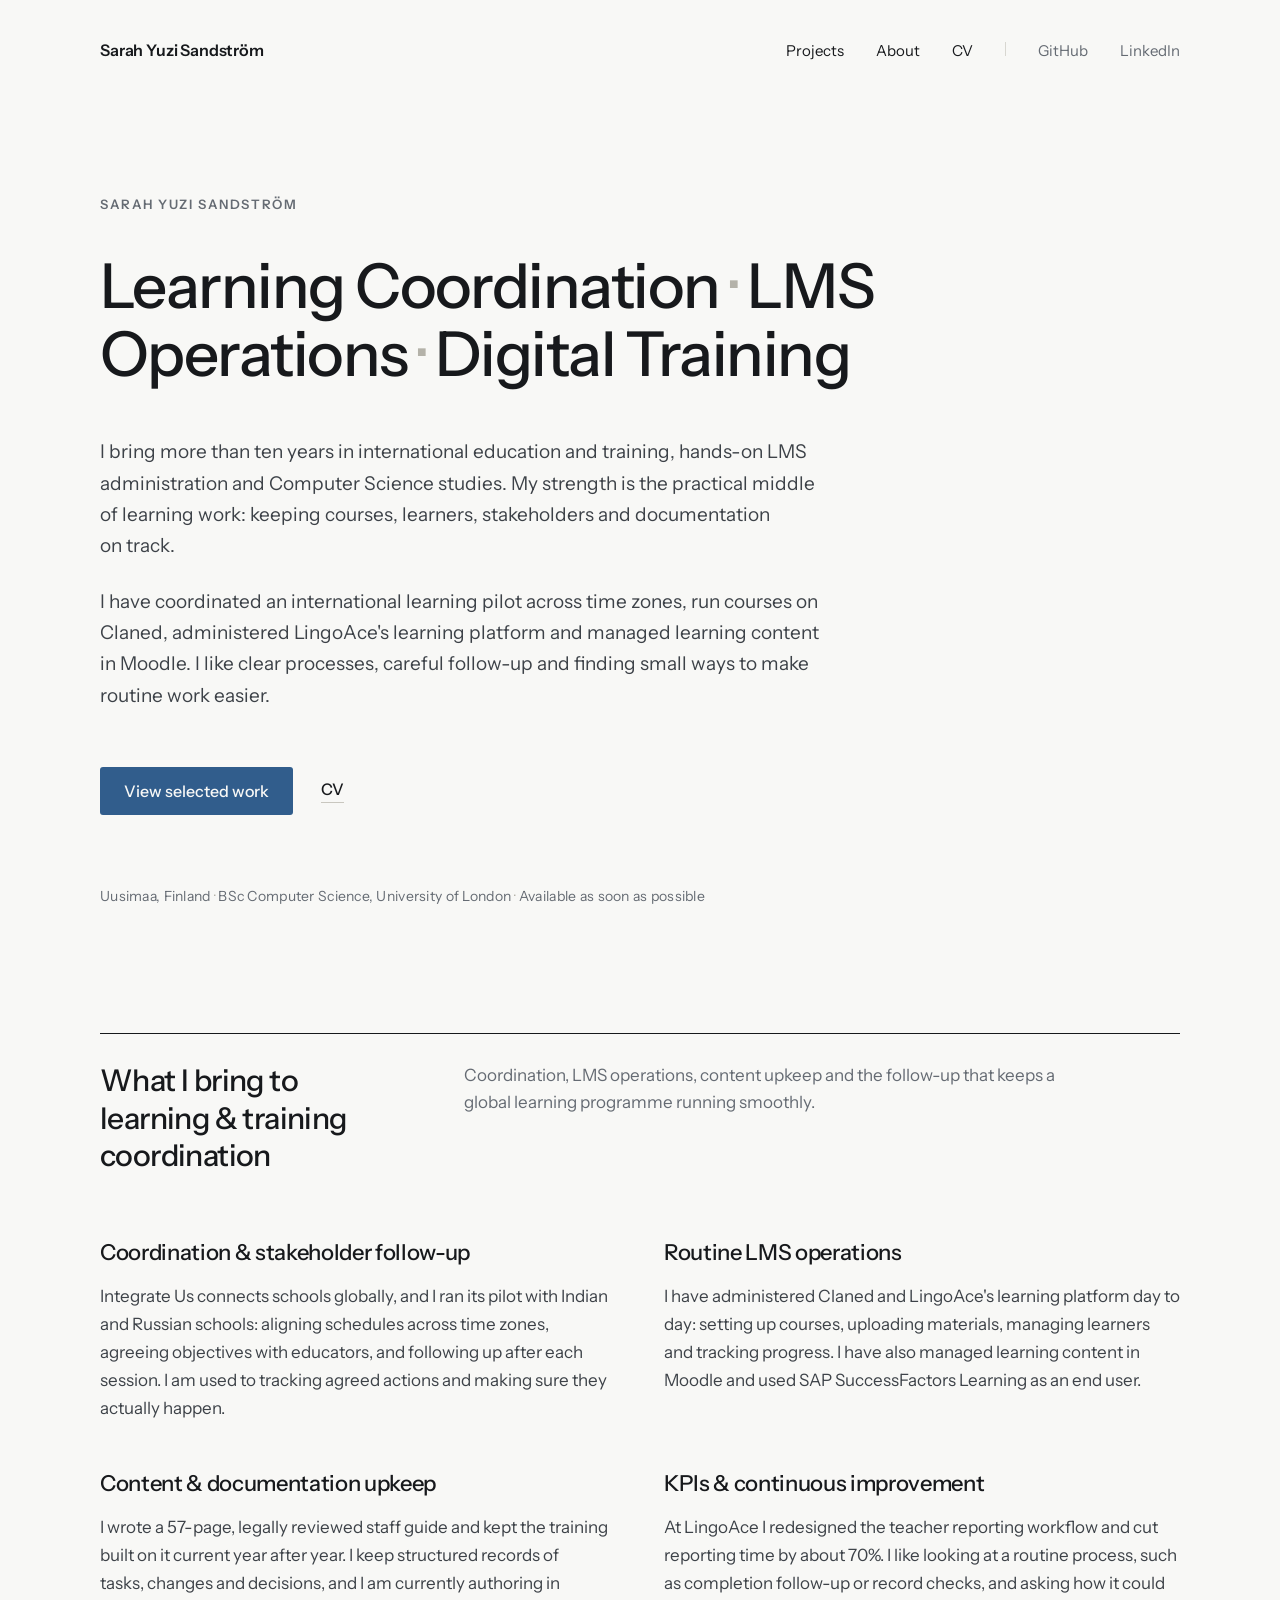
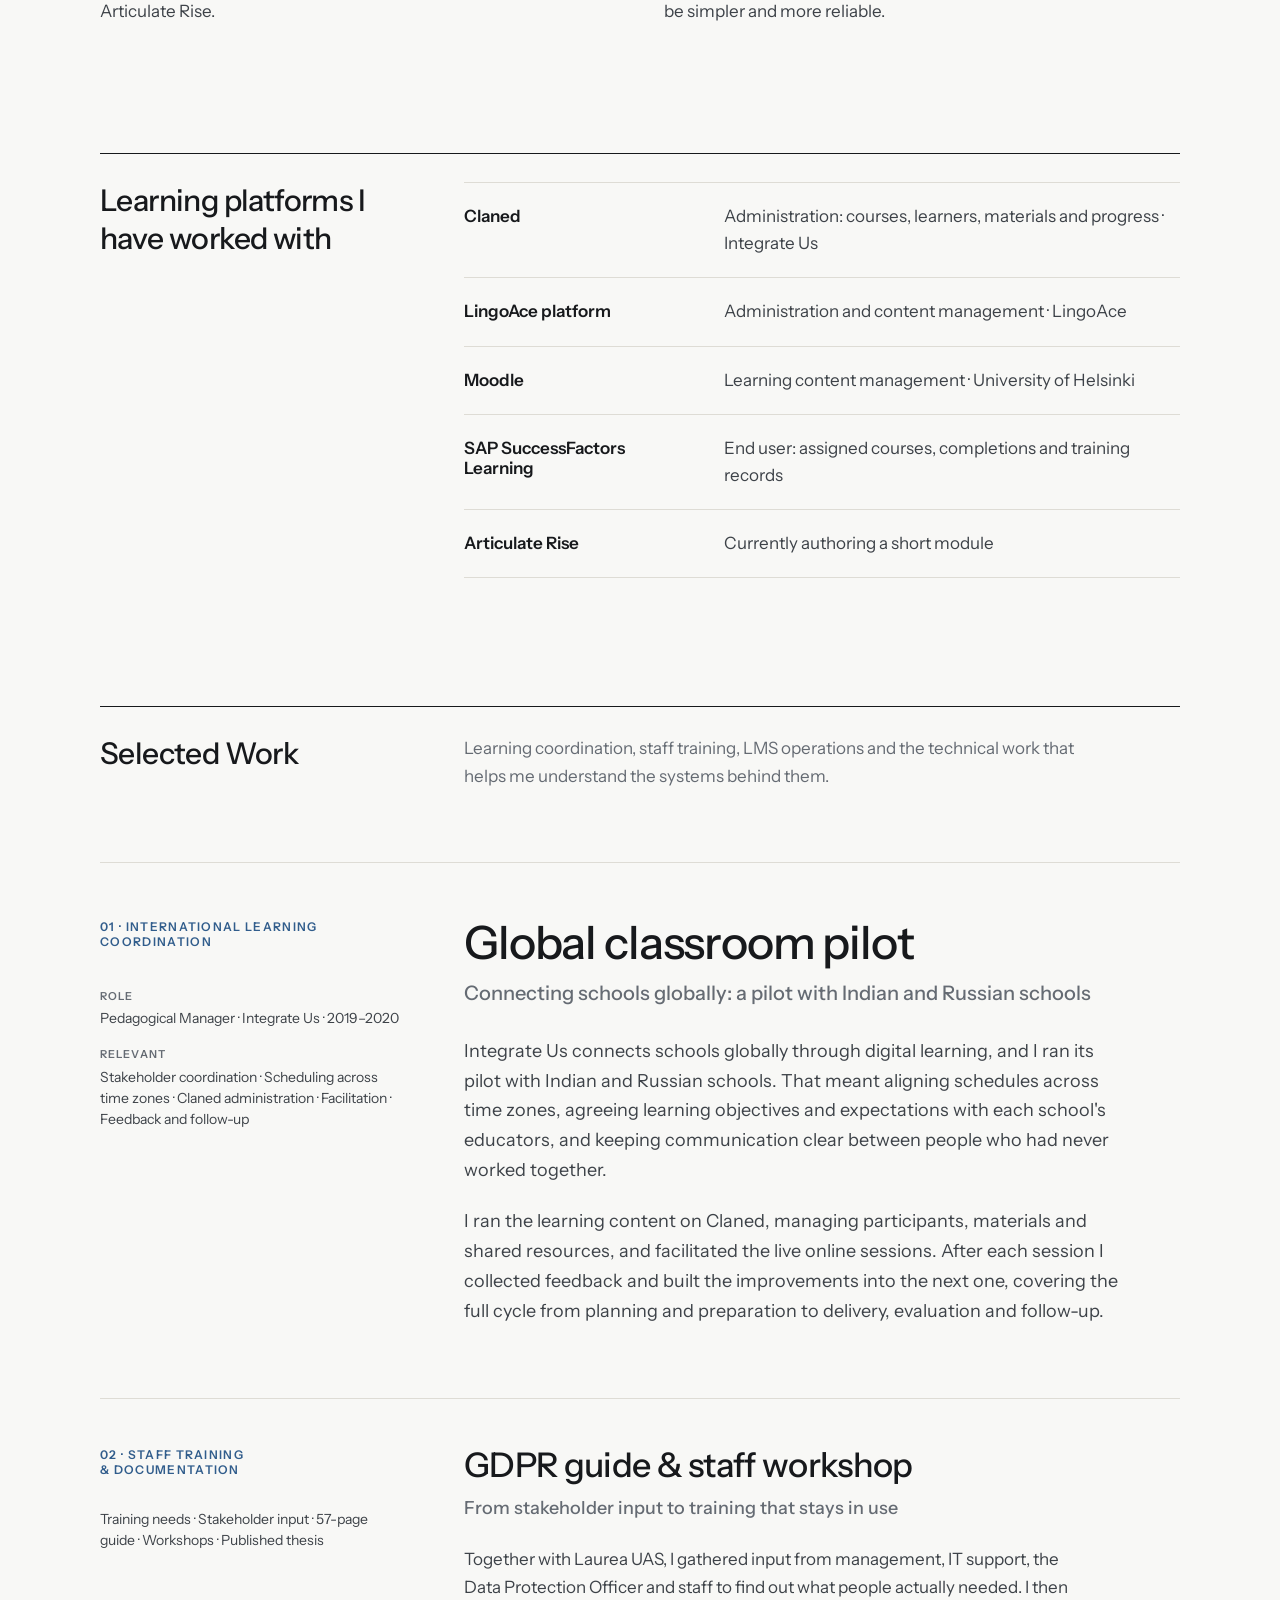
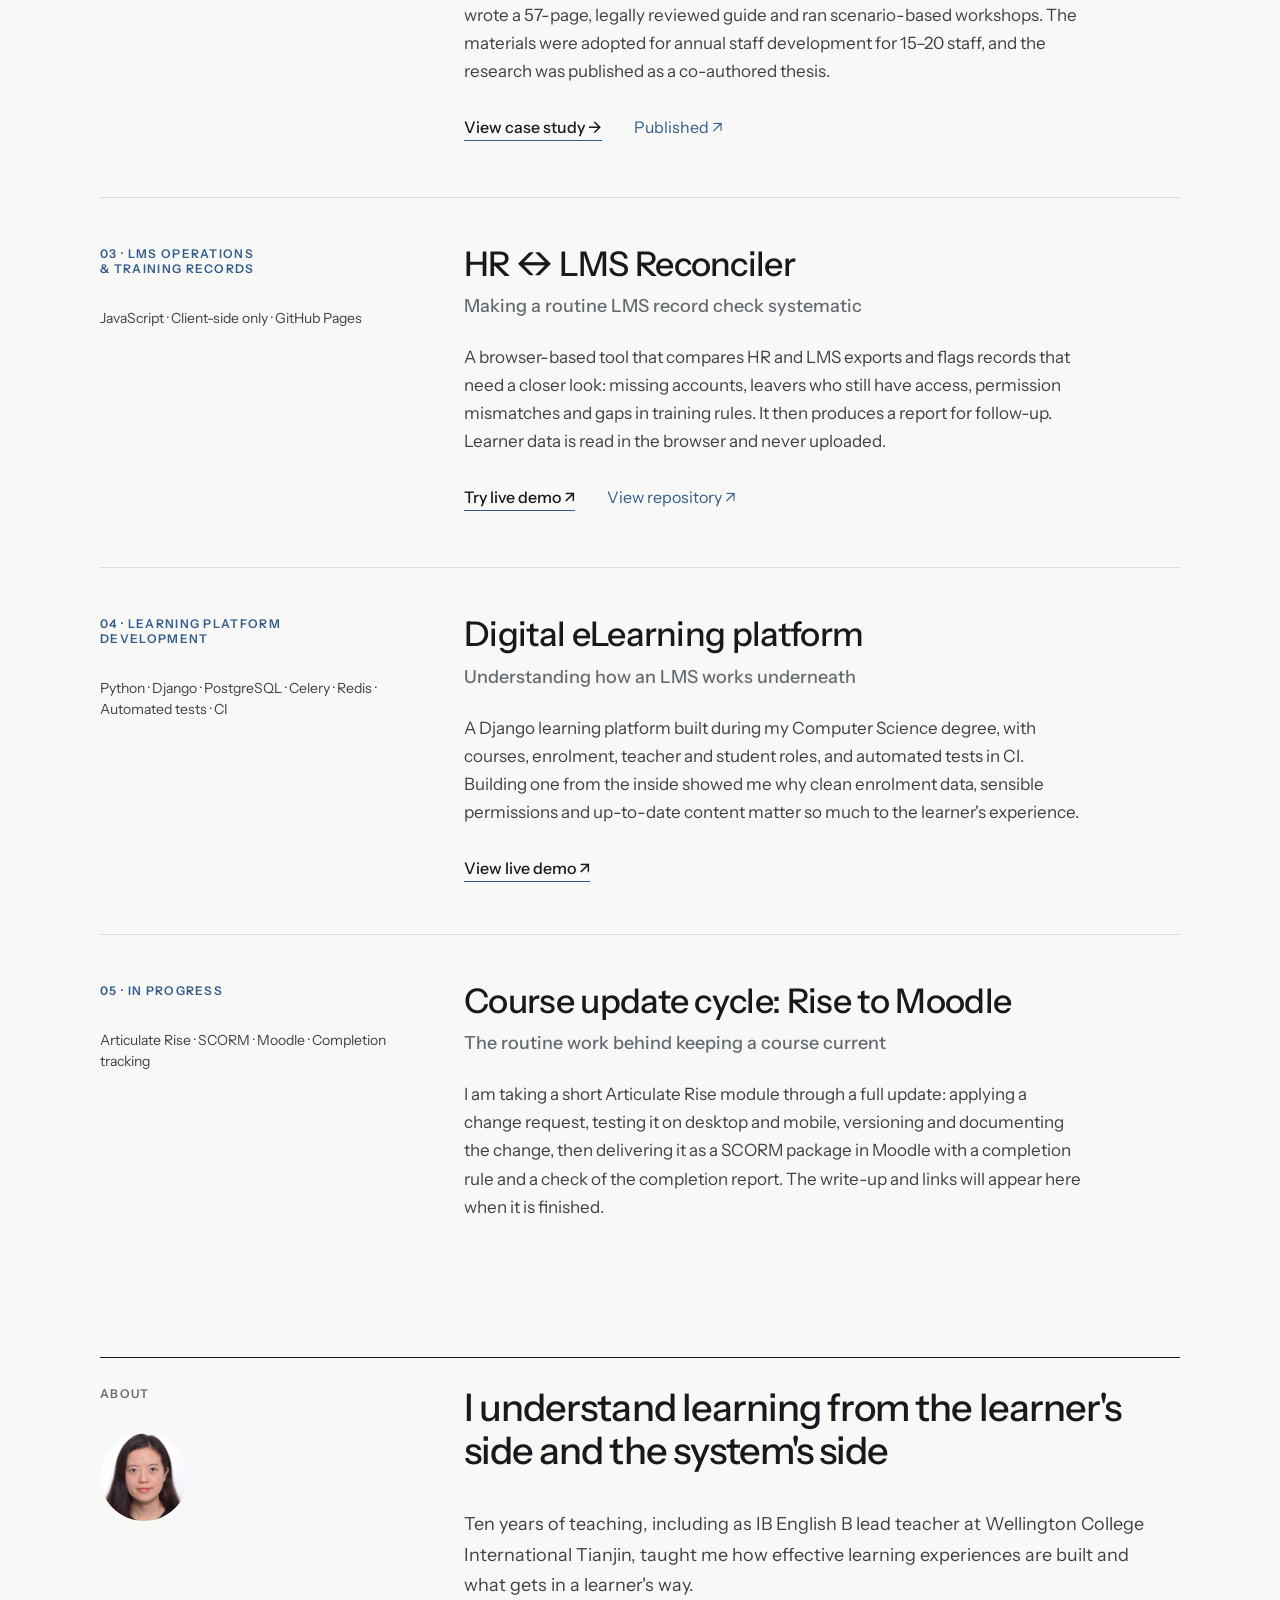
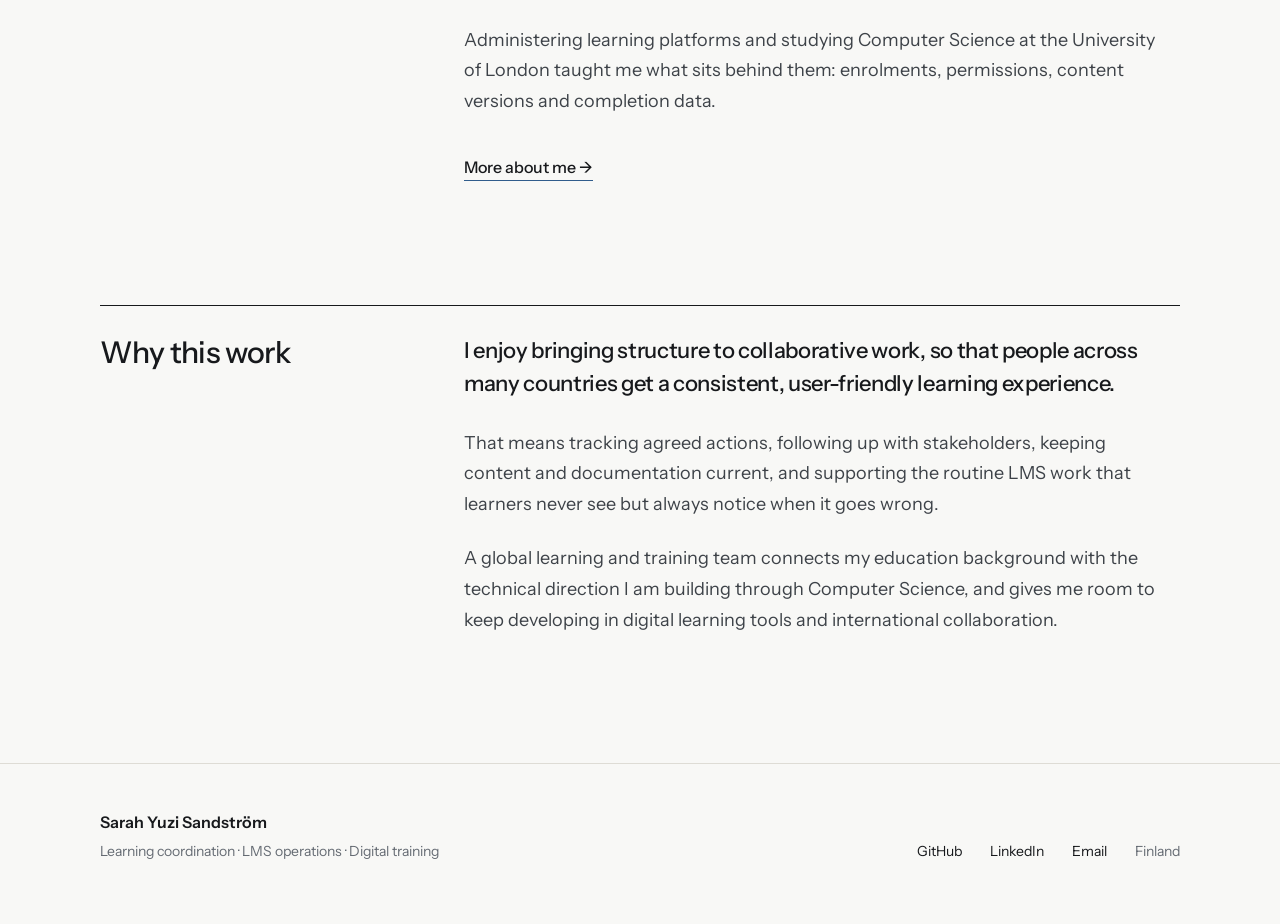
<file: index.html>
<!DOCTYPE html>
<html lang="en">
<head>
<meta charset="utf-8">
<meta name="viewport" content="width=device-width, initial-scale=1">
<title>Sarah Yuzi Sandström — Learning Coordination · LMS Operations · Digital Training</title>
<meta name="description" content="Learning and digital training coordination — international stakeholder coordination, LMS operations, content upkeep and documentation, by Sarah Yuzi Sandström.">
<link rel="preconnect" href="https://fonts.googleapis.com">
<link rel="preconnect" href="https://fonts.gstatic.com" crossorigin>
<link href="https://fonts.googleapis.com/css2?family=Instrument+Sans:ital,wght@0,400..700;1,400..600&display=swap" rel="stylesheet">
<link rel="stylesheet" href="styles.css">
</head>
<body>
<main class="page">

<header style="max-width: 1240px; margin: 0 auto; padding: 40px 80px; display: flex; align-items: baseline; justify-content: space-between">
<a href="./" style="font-size: 16px; font-weight: 600; letter-spacing: -0.01em; color: #17191C">Sarah Yuzi Sandström</a>
<nav style="display: flex; align-items: baseline; gap: 32px; font-size: 15px">
<a href="projects/" style="color: #17191C">Projects</a>
<a href="about/" style="color: #17191C">About</a>
<a href="cv/" style="color: #17191C">CV</a>
<span style="width: 1px; height: 14px; background: #D8D7D1"></span>
<a href="https://github.com/yuzi2021" style="color: #656B73">GitHub</a>
<a href="https://www.linkedin.com/in/sarah-sandstr%C3%B6m-17338ab6/" style="color: #656B73">LinkedIn</a>
</nav>
</header>
<div style="max-width: 1240px; margin: 0 auto; padding: 96px 80px 128px">
<p style="margin: 0 0 40px; font-size: 13px; font-weight: 600; letter-spacing: 0.12em; text-transform: uppercase; color: #656B73">Sarah Yuzi Sandström</p>
<h1 style="margin: 0; max-width: 980px; font-size: 62px; line-height: 1.1; font-weight: 500; letter-spacing: -0.025em; text-wrap: balance">Learning Coordination <span style="color: #B4B2A9">·</span> LMS Operations <span style="color: #B4B2A9">·</span> Digital Training</h1>
<p style="margin: 48px 0 0; max-width: 720px; font-size: 19px; line-height: 1.65; color: #3D4248; text-wrap: pretty">I bring more than ten years in international education and training, hands-on LMS administration and Computer Science studies. My strength is the practical middle of learning work: keeping courses, learners, stakeholders and documentation on track.</p>
<p style="margin: 24px 0 0; max-width: 720px; font-size: 19px; line-height: 1.65; color: #3D4248; text-wrap: pretty">I have coordinated an international learning pilot across time zones, run courses on Claned, administered LingoAce's learning platform and managed learning content in Moodle. I like clear processes, careful follow-up and finding small ways to make routine work easier.</p>
<div style="margin-top: 56px; display: flex; align-items: center; gap: 28px">
<a href="projects/" style="display: inline-block; padding: 14px 24px; background: #315D8C; color: #F8F8F6; font-size: 16px; font-weight: 500; border-radius: 3px">View selected work</a>
<a href="cv/" style="font-size: 16px; font-weight: 500; color: #17191C; border-bottom: 1px solid #C9C7BF; padding-bottom: 3px">CV</a>
</div>
<p style="margin: 72px 0 0; font-size: 14px; letter-spacing: 0.02em; color: #656B73">Uusimaa, Finland <span style="color: #B4B2A9">·</span> BSc Computer Science, University of London <span style="color: #B4B2A9">·</span> Available as soon as possible</p>
</div>
<div style="max-width: 1240px; margin: 0 auto; padding: 0 80px 128px">
<div style="display: grid; grid-template-columns: 300px minmax(0, 1fr); gap: 64px; border-top: 1px solid #17191C; padding-top: 28px; padding-bottom: 64px">
<h2 style="margin: 0; font-size: 30px; font-weight: 500; letter-spacing: -0.02em; line-height: 1.25">What I bring to learning &amp; training coordination</h2>
<p style="margin: 0; max-width: 620px; font-size: 17px; line-height: 1.6; color: #656B73">Coordination, LMS operations, content upkeep and the follow-up that keeps a global learning programme running smoothly.</p>
</div>
<div style="display: grid; grid-template-columns: repeat(2, minmax(0, 1fr)); gap: 48px">
<div>
<h3 style="margin: 0 0 16px; font-size: 22px; font-weight: 500; letter-spacing: -0.015em">Coordination &amp; stakeholder follow-up</h3>
<p style="margin: 0; max-width: 520px; font-size: 17px; line-height: 1.65; color: #3D4248; text-wrap: pretty">Integrate Us connects schools globally, and I ran its pilot with Indian and Russian schools: aligning schedules across time zones, agreeing objectives with educators, and following up after each session. I am used to tracking agreed actions and making sure they actually happen.</p>
</div>
<div>
<h3 style="margin: 0 0 16px; font-size: 22px; font-weight: 500; letter-spacing: -0.015em">Routine LMS operations</h3>
<p style="margin: 0; max-width: 520px; font-size: 17px; line-height: 1.65; color: #3D4248; text-wrap: pretty">I have administered Claned and LingoAce's learning platform day to day: setting up courses, uploading materials, managing learners and tracking progress. I have also managed learning content in Moodle and used SAP SuccessFactors Learning as an end user.</p>
</div>
<div>
<h3 style="margin: 0 0 16px; font-size: 22px; font-weight: 500; letter-spacing: -0.015em">Content &amp; documentation upkeep</h3>
<p style="margin: 0; max-width: 520px; font-size: 17px; line-height: 1.65; color: #3D4248; text-wrap: pretty">I wrote a 57-page, legally reviewed staff guide and kept the training built on it current year after year. I keep structured records of tasks, changes and decisions, and I am currently authoring in Articulate Rise.</p>
</div>
<div>
<h3 style="margin: 0 0 16px; font-size: 22px; font-weight: 500; letter-spacing: -0.015em">KPIs &amp; continuous improvement</h3>
<p style="margin: 0; max-width: 520px; font-size: 17px; line-height: 1.65; color: #3D4248; text-wrap: pretty">At LingoAce I redesigned the teacher reporting workflow and cut reporting time by about 70%. I like looking at a routine process, such as completion follow-up or record checks, and asking how it could be simpler and more reliable.</p>
</div>
</div>
</div>
<div style="max-width: 1240px; margin: 0 auto; padding: 0 80px 128px">
<div style="display: grid; grid-template-columns: 300px minmax(0, 1fr); gap: 64px; border-top: 1px solid #17191C; padding-top: 28px">
<h2 style="margin: 0; font-size: 30px; font-weight: 500; letter-spacing: -0.02em; line-height: 1.25">Learning platforms I have worked with</h2>
<div style="max-width: 760px">
<div style="display: grid; grid-template-columns: 220px minmax(0, 1fr); gap: 40px; align-items: baseline; padding: 20px 0; border-top: 1px solid #DEDCD5">
<p style="margin: 0; font-size: 17px; font-weight: 600">Claned</p>
<p style="margin: 0; font-size: 17px; line-height: 1.6; color: #3D4248">Administration: courses, learners, materials and progress · Integrate Us</p>
</div>
<div style="display: grid; grid-template-columns: 220px minmax(0, 1fr); gap: 40px; align-items: baseline; padding: 20px 0; border-top: 1px solid #DEDCD5">
<p style="margin: 0; font-size: 17px; font-weight: 600">LingoAce platform</p>
<p style="margin: 0; font-size: 17px; line-height: 1.6; color: #3D4248">Administration and content management · LingoAce</p>
</div>
<div style="display: grid; grid-template-columns: 220px minmax(0, 1fr); gap: 40px; align-items: baseline; padding: 20px 0; border-top: 1px solid #DEDCD5">
<p style="margin: 0; font-size: 17px; font-weight: 600">Moodle</p>
<p style="margin: 0; font-size: 17px; line-height: 1.6; color: #3D4248">Learning content management · University of Helsinki</p>
</div>
<div style="display: grid; grid-template-columns: 220px minmax(0, 1fr); gap: 40px; align-items: baseline; padding: 20px 0; border-top: 1px solid #DEDCD5">
<p style="margin: 0; font-size: 17px; font-weight: 600">SAP SuccessFactors Learning</p>
<p style="margin: 0; font-size: 17px; line-height: 1.6; color: #3D4248">End user: assigned courses, completions and training records</p>
</div>
<div style="display: grid; grid-template-columns: 220px minmax(0, 1fr); gap: 40px; align-items: baseline; padding: 20px 0; border-top: 1px solid #DEDCD5; border-bottom: 1px solid #DEDCD5">
<p style="margin: 0; font-size: 17px; font-weight: 600">Articulate Rise</p>
<p style="margin: 0; font-size: 17px; line-height: 1.6; color: #3D4248">Currently authoring a short module</p>
</div>
</div>
</div>
</div>
<div style="max-width: 1240px; margin: 0 auto; padding: 0 80px 128px">
<div style="display: grid; grid-template-columns: 300px minmax(0, 1fr); gap: 64px; padding-bottom: 72px; border-top: 1px solid #17191C; padding-top: 28px">
<h2 style="margin: 0; font-size: 30px; font-weight: 500; letter-spacing: -0.02em">Selected Work</h2>
<p style="margin: 0; max-width: 620px; font-size: 17px; line-height: 1.6; color: #656B73">Learning coordination, staff training, LMS operations and the technical work that helps me understand the systems behind them.</p>
</div>
<article style="display: grid; grid-template-columns: 300px minmax(0, 1fr); gap: 64px; padding: 56px 0 72px; border-top: 1px solid #DEDCD5">
<div>
<p style="margin: 0; font-size: 12px; font-weight: 600; letter-spacing: 0.11em; text-transform: uppercase; color: #315D8C">01 · International learning<br/>coordination</p>
<dl style="margin: 40px 0 0; display: grid; gap: 20px">
<div>
<dt style="font-size: 11px; font-weight: 600; letter-spacing: 0.1em; text-transform: uppercase; color: #656B73">Role</dt>
<dd style="margin: 6px 0 0; font-size: 14px; color: #3D4248">Pedagogical Manager · Integrate Us · 2019–2020</dd>
</div>
<div>
<dt style="font-size: 11px; font-weight: 600; letter-spacing: 0.1em; text-transform: uppercase; color: #656B73">Relevant</dt>
<dd style="margin: 6px 0 0; font-size: 14px; line-height: 1.5; color: #3D4248">Stakeholder coordination · Scheduling across time zones · Claned administration · Facilitation · Feedback and follow-up</dd>
</div>
</dl>
</div>
<div>
<h3 style="margin: 0; font-size: 46px; font-weight: 500; letter-spacing: -0.025em; line-height: 1.05">Global classroom pilot</h3>
<p style="margin: 14px 0 0; font-size: 20px; font-weight: 500; color: #656B73">Connecting schools globally: a pilot with Indian and Russian schools</p>
<p style="margin: 32px 0 0; max-width: 660px; font-size: 18px; line-height: 1.65; color: #3D4248; text-wrap: pretty">Integrate Us connects schools globally through digital learning, and I ran its pilot with Indian and Russian schools. That meant aligning schedules across time zones, agreeing learning objectives and expectations with each school's educators, and keeping communication clear between people who had never worked together.</p>
<p style="margin: 22px 0 0; max-width: 660px; font-size: 18px; line-height: 1.65; color: #3D4248; text-wrap: pretty">I ran the learning content on Claned, managing participants, materials and shared resources, and facilitated the live online sessions. After each session I collected feedback and built the improvements into the next one, covering the full cycle from planning and preparation to delivery, evaluation and follow-up.</p>
</div>
</article>
<article style="display: grid; grid-template-columns: 300px minmax(0, 1fr); gap: 64px; padding: 48px 0 56px; border-top: 1px solid #DEDCD5">
<div>
<p style="margin: 0; font-size: 12px; font-weight: 600; letter-spacing: 0.11em; text-transform: uppercase; color: #315D8C">02 · Staff training<br/>&amp; documentation</p>
<p style="margin: 32px 0 0; font-size: 14px; line-height: 1.5; color: #3D4248">Training needs · Stakeholder input · 57-page guide · Workshops · Published thesis</p>
</div>
<div>
<h3 style="margin: 0; font-size: 34px; font-weight: 500; letter-spacing: -0.02em; line-height: 1.1">GDPR guide &amp; staff workshop</h3>
<p style="margin: 12px 0 0; font-size: 18px; font-weight: 500; color: #656B73">From stakeholder input to training that stays in use</p>
<p style="margin: 26px 0 0; max-width: 620px; font-size: 17px; line-height: 1.65; color: #3D4248; text-wrap: pretty">Together with Laurea UAS, I gathered input from management, IT support, the Data Protection Officer and staff to find out what people actually needed. I then wrote a 57-page, legally reviewed guide and ran scenario-based workshops. The materials were adopted for annual staff development for 15–20 staff, and the research was published as a co-authored thesis.</p>
<div style="margin-top: 32px; display: flex; align-items: baseline; gap: 32px">
<a href="projects/privacy-security-awareness/" style="font-size: 16px; font-weight: 500; color: #17191C; border-bottom: 1px solid #315D8C; padding-bottom: 3px">View case study →</a>
<a href="https://www.theseus.fi/items/0a0d6240-02af-46a7-a733-f4bae8005e5d" style="font-size: 16px; color: #315D8C">Published ↗</a>
</div>
</div>
</article>
<article style="display: grid; grid-template-columns: 300px minmax(0, 1fr); gap: 64px; padding: 48px 0 56px; border-top: 1px solid #DEDCD5">
<div>
<p style="margin: 0; font-size: 12px; font-weight: 600; letter-spacing: 0.11em; text-transform: uppercase; color: #315D8C">03 · LMS operations<br/>&amp; training records</p>
<p style="margin: 32px 0 0; font-size: 14px; line-height: 1.5; color: #3D4248">JavaScript · Client-side only · GitHub Pages</p>
</div>
<div>
<h3 style="margin: 0; font-size: 34px; font-weight: 500; letter-spacing: -0.02em; line-height: 1.1">HR ↔ LMS Reconciler</h3>
<p style="margin: 12px 0 0; font-size: 18px; font-weight: 500; color: #656B73">Making a routine LMS record check systematic</p>
<p style="margin: 26px 0 0; max-width: 620px; font-size: 17px; line-height: 1.65; color: #3D4248; text-wrap: pretty">A browser-based tool that compares HR and LMS exports and flags records that need a closer look: missing accounts, leavers who still have access, permission mismatches and gaps in training rules. It then produces a report for follow-up. Learner data is read in the browser and never uploaded.</p>
<div style="margin-top: 32px; display: flex; align-items: baseline; gap: 32px">
<a href="https://yuzi2021.github.io/hr-lms-reconciler/" style="font-size: 16px; font-weight: 500; color: #17191C; border-bottom: 1px solid #315D8C; padding-bottom: 3px">Try live demo ↗</a>
<a href="https://github.com/yuzi2021/hr-lms-reconciler" style="font-size: 16px; color: #315D8C">View repository ↗</a>
</div>
</div>
</article>
<article style="display: grid; grid-template-columns: 300px minmax(0, 1fr); gap: 64px; padding: 48px 0 56px; border-top: 1px solid #DEDCD5">
<div>
<p style="margin: 0; font-size: 12px; font-weight: 600; letter-spacing: 0.11em; text-transform: uppercase; color: #315D8C">04 · Learning platform<br/>development</p>
<p style="margin: 32px 0 0; font-size: 14px; line-height: 1.5; color: #3D4248">Python · Django · PostgreSQL · Celery · Redis · Automated tests · CI</p>
</div>
<div>
<h3 style="margin: 0; font-size: 34px; font-weight: 500; letter-spacing: -0.02em; line-height: 1.1">Digital eLearning platform</h3>
<p style="margin: 12px 0 0; font-size: 18px; font-weight: 500; color: #656B73">Understanding how an LMS works underneath</p>
<p style="margin: 26px 0 0; max-width: 620px; font-size: 17px; line-height: 1.65; color: #3D4248; text-wrap: pretty">A Django learning platform built during my Computer Science degree, with courses, enrolment, teacher and student roles, and automated tests in CI. Building one from the inside showed me why clean enrolment data, sensible permissions and up-to-date content matter so much to the learner's experience.</p>
<div style="margin-top: 32px">
<a href="https://elearning-platform-demo.onrender.com/" style="font-size: 16px; font-weight: 500; color: #17191C; border-bottom: 1px solid #315D8C; padding-bottom: 3px">View live demo ↗</a>
</div>
</div>
</article>
<article style="display: grid; grid-template-columns: 300px minmax(0, 1fr); gap: 64px; padding: 48px 0 8px; border-top: 1px solid #DEDCD5">
<div>
<p style="margin: 0; font-size: 12px; font-weight: 600; letter-spacing: 0.11em; text-transform: uppercase; color: #315D8C">05 · In progress</p>
<p style="margin: 32px 0 0; font-size: 14px; line-height: 1.5; color: #3D4248">Articulate Rise · SCORM · Moodle · Completion tracking</p>
</div>
<div>
<h3 style="margin: 0; font-size: 34px; font-weight: 500; letter-spacing: -0.02em; line-height: 1.1">Course update cycle: Rise to Moodle</h3>
<p style="margin: 12px 0 0; font-size: 18px; font-weight: 500; color: #656B73">The routine work behind keeping a course current</p>
<p style="margin: 26px 0 0; max-width: 620px; font-size: 17px; line-height: 1.65; color: #3D4248; text-wrap: pretty">I am taking a short Articulate Rise module through a full update: applying a change request, testing it on desktop and mobile, versioning and documenting the change, then delivering it as a SCORM package in Moodle with a completion rule and a check of the completion report. The write-up and links will appear here when it is finished.</p>
</div>
</article>
</div>
<div style="max-width: 1240px; margin: 0 auto; padding: 0 80px 128px">
<div style="border-top: 1px solid #17191C; padding-top: 28px; display: grid; grid-template-columns: 300px minmax(0, 1fr); gap: 64px">
<div>
<p style="margin: 0; font-size: 12px; font-weight: 600; letter-spacing: 0.11em; text-transform: uppercase; color: #656B73">About</p>
<img alt="Sarah Yuzi Sandström" height="88" src="sarah-sandstrom.jpeg" style="display: block; width: 88px; height: 88px; border-radius: 50%; object-fit: cover; margin-top: 32px" width="88"/>
</div>
<div>
<h2 style="margin: 0; max-width: 720px; font-size: 38px; font-weight: 500; letter-spacing: -0.025em; line-height: 1.15">I understand learning from the learner's side and the system's side</h2>
<p style="margin: 36px 0 0; max-width: 700px; font-size: 18px; line-height: 1.7; color: #3D4248; text-wrap: pretty">Ten years of teaching, including as IB English B lead teacher at Wellington College International Tianjin, taught me how effective learning experiences are built and what gets in a learner's way.</p>
<p style="margin: 24px 0 0; max-width: 700px; font-size: 18px; line-height: 1.7; color: #3D4248; text-wrap: pretty">Administering learning platforms and studying Computer Science at the University of London taught me what sits behind them: enrolments, permissions, content versions and completion data.</p>
<div style="margin-top: 40px">
<a href="about/" style="font-size: 16px; font-weight: 500; color: #17191C; border-bottom: 1px solid #315D8C; padding-bottom: 3px">More about me →</a>
</div>
</div>
</div>
</div>
<div style="max-width: 1240px; margin: 0 auto; padding: 0 80px 128px">
<div style="border-top: 1px solid #17191C; padding-top: 28px; display: grid; grid-template-columns: 300px minmax(0, 1fr); gap: 64px">
<h2 style="margin: 0; font-size: 30px; font-weight: 500; letter-spacing: -0.02em; line-height: 1.25">Why this work</h2>
<div>
<p style="margin: 0; max-width: 700px; font-size: 22px; font-weight: 500; line-height: 1.5; letter-spacing: -0.015em; text-wrap: pretty">I enjoy bringing structure to collaborative work, so that people across many countries get a consistent, user-friendly learning experience.</p>
<p style="margin: 28px 0 0; max-width: 700px; font-size: 18px; line-height: 1.7; color: #3D4248; text-wrap: pretty">That means tracking agreed actions, following up with stakeholders, keeping content and documentation current, and supporting the routine LMS work that learners never see but always notice when it goes wrong.</p>
<p style="margin: 24px 0 0; max-width: 700px; font-size: 18px; line-height: 1.7; color: #3D4248; text-wrap: pretty">A global learning and training team connects my education background with the technical direction I am building through Computer Science, and gives me room to keep developing in digital learning tools and international collaboration.</p>
</div>
</div>
</div>
<footer style="border-top: 1px solid #DEDCD5">
<div style="max-width: 1240px; margin: 0 auto; padding: 48px 80px 64px; display: flex; align-items: flex-end; justify-content: space-between; gap: 48px">
<div>
<p style="margin: 0; font-size: 16px; font-weight: 600">Sarah Yuzi Sandström</p>
<p style="margin: 10px 0 0; font-size: 14px; color: #656B73">Learning coordination · LMS operations · Digital training</p>
</div>
<div style="display: flex; align-items: baseline; gap: 28px; font-size: 14px">
<a href="https://github.com/yuzi2021" style="color: #17191C">GitHub</a>
<a href="https://www.linkedin.com/in/sarah-sandstr%C3%B6m-17338ab6/" style="color: #17191C">LinkedIn</a>
<a href="mailto:sarahyuzisandstrom@gmail.com" style="color: #17191C">Email</a>
<span style="color: #656B73">Finland</span>
</div>
</div>
</footer>

</main>
</body>
</html>
</file>
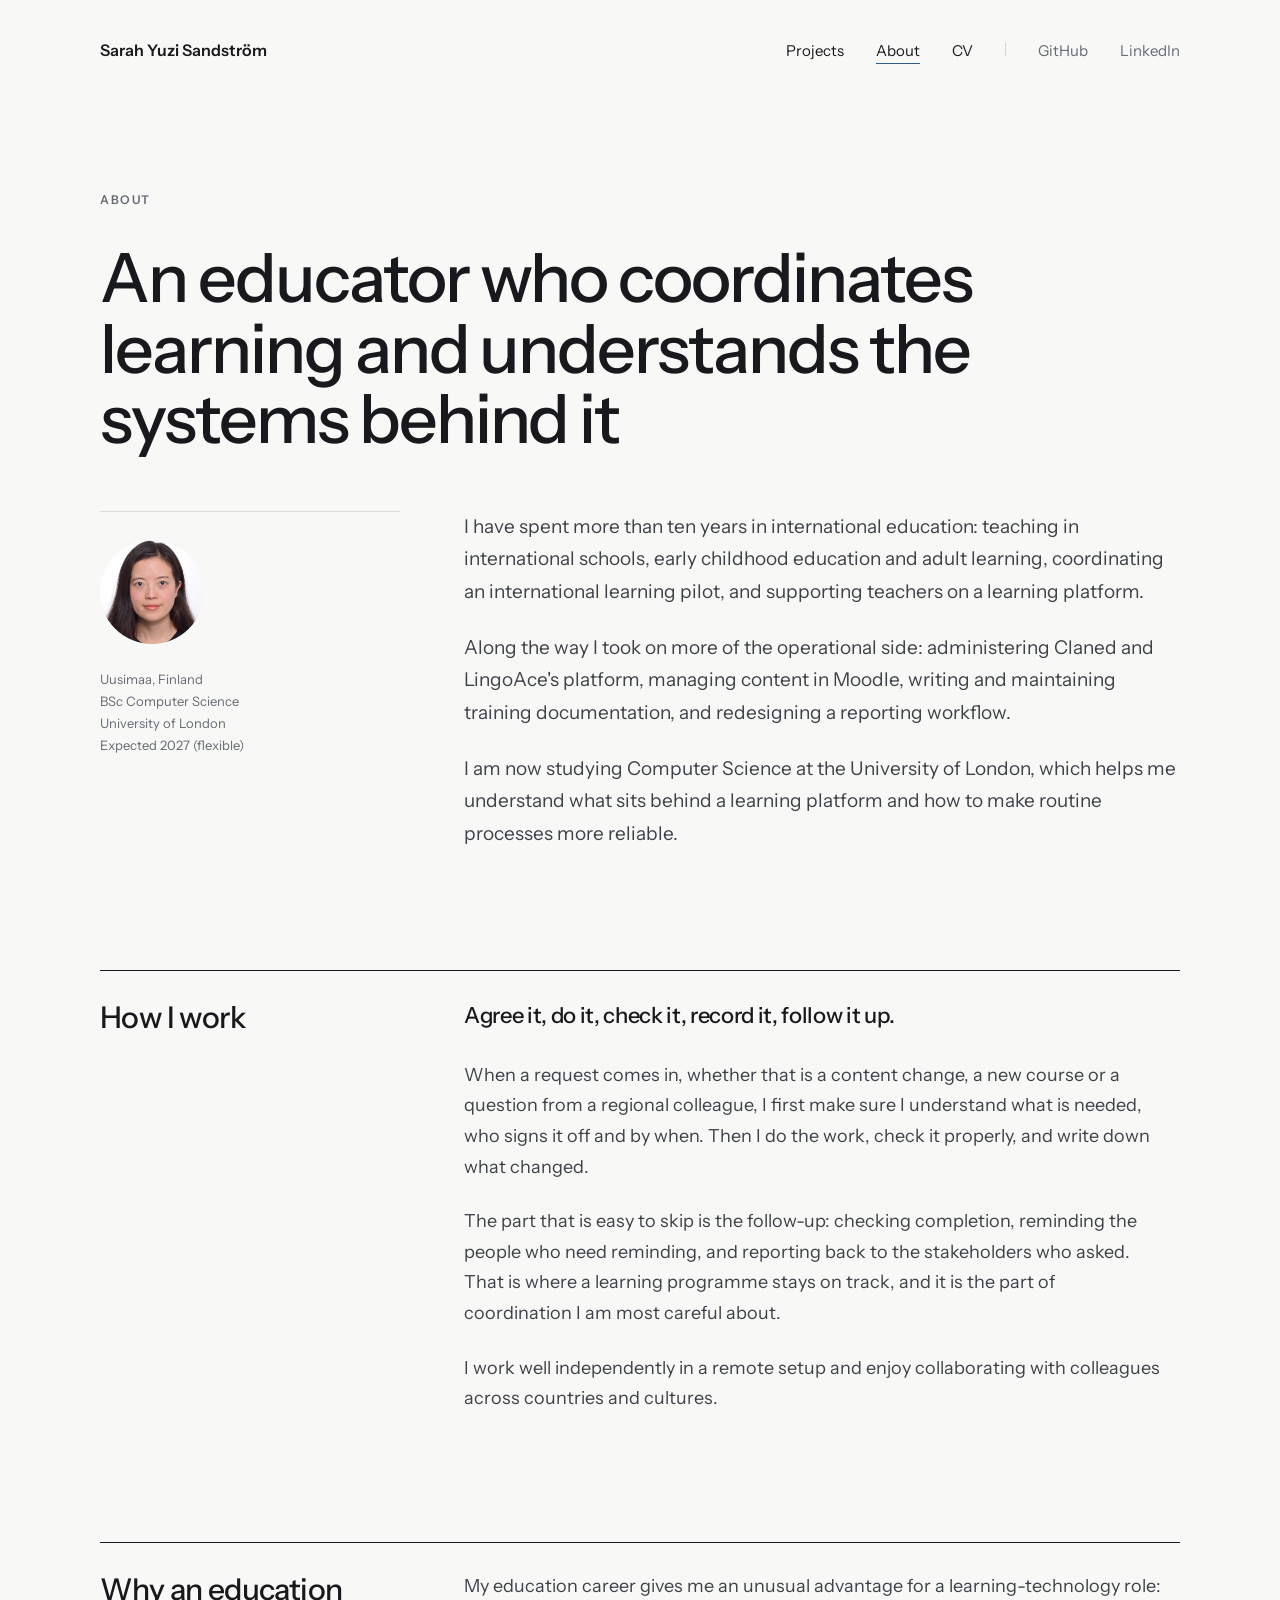
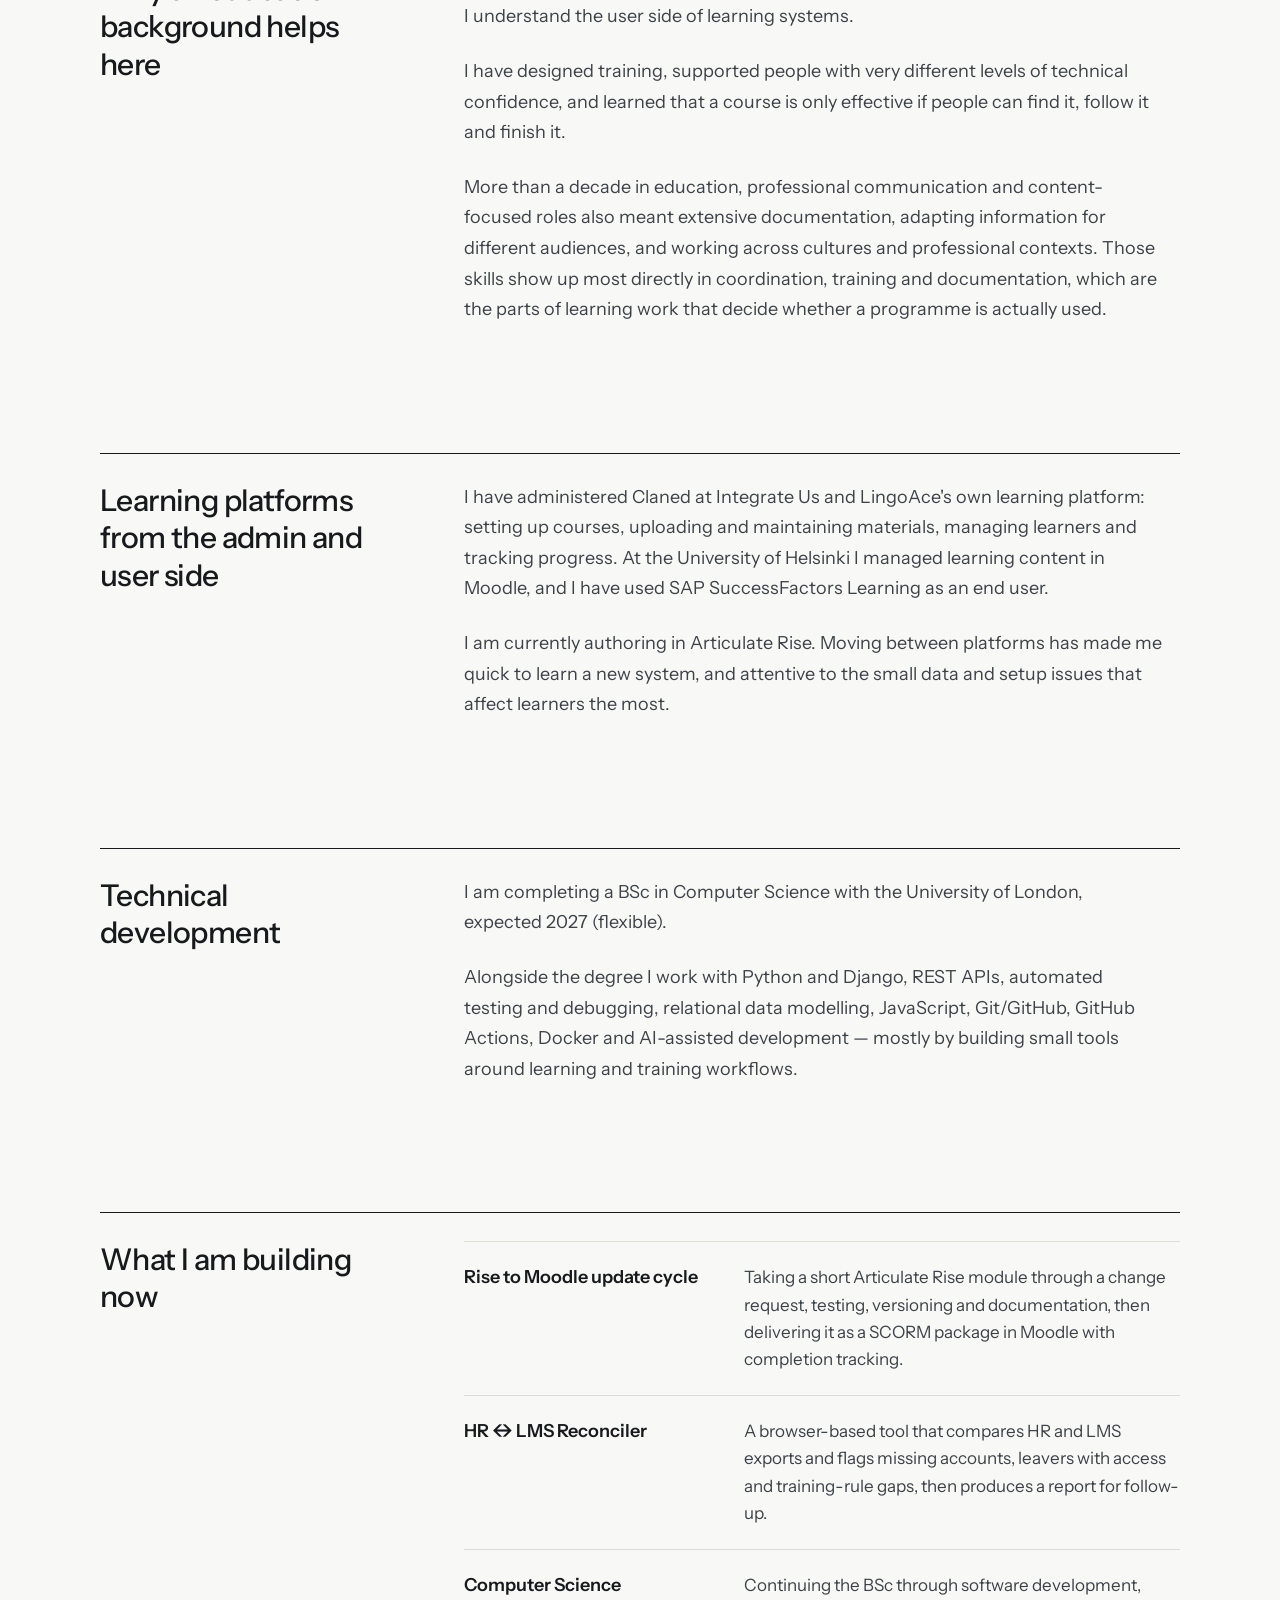
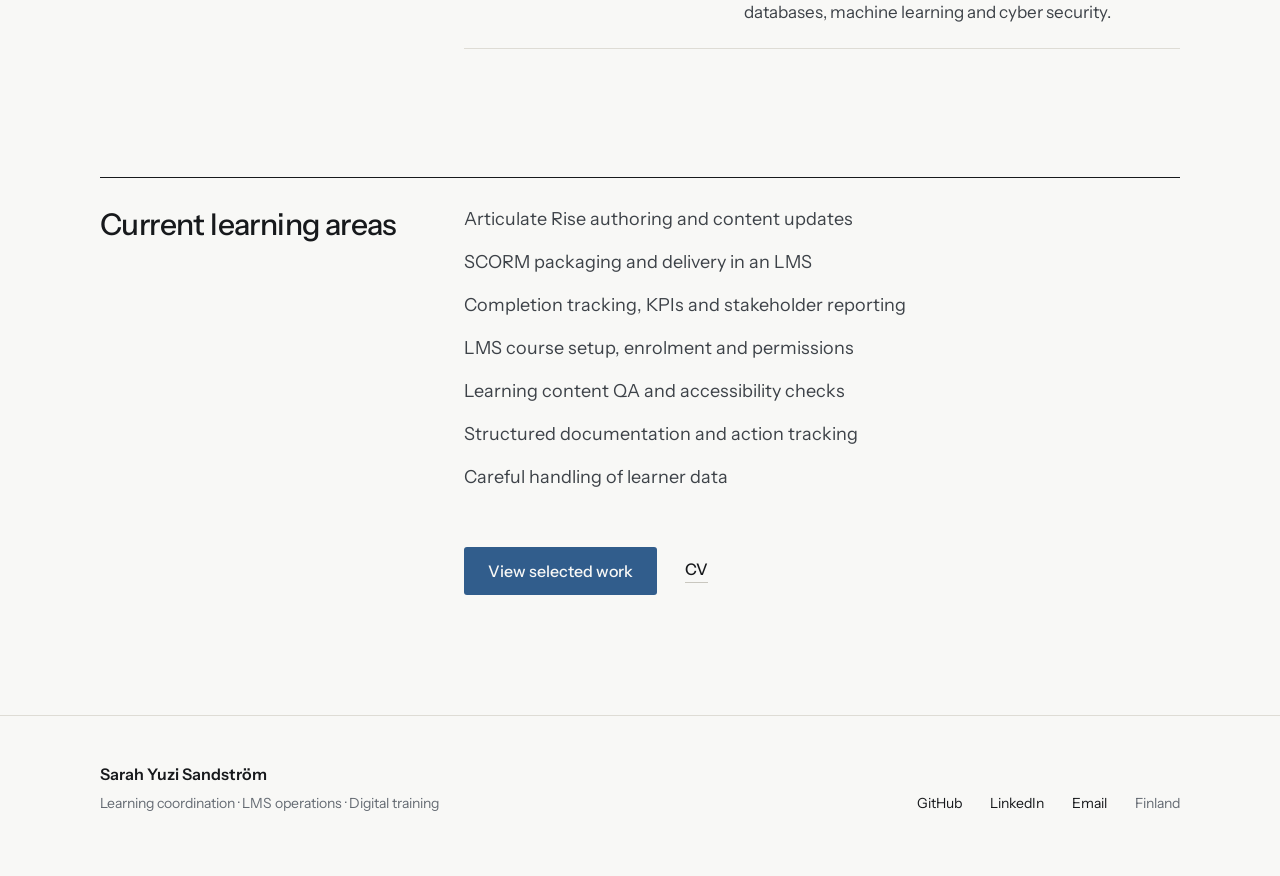
<file: about/index.html>
<!DOCTYPE html>
<html lang="en">
<head>
<meta charset="utf-8">
<meta name="viewport" content="width=device-width, initial-scale=1">
<title>About — Sarah Yuzi Sandström</title>
<meta name="description" content="From international education to learning and digital training coordination: stakeholder follow-up, LMS operations, content upkeep and documentation.">
<link rel="preconnect" href="https://fonts.googleapis.com">
<link rel="preconnect" href="https://fonts.gstatic.com" crossorigin>
<link href="https://fonts.googleapis.com/css2?family=Instrument+Sans:ital,wght@0,400..700;1,400..600&display=swap" rel="stylesheet">
<link rel="stylesheet" href="../styles.css">
</head>
<body>
<main class="page">

<header style="max-width: 1240px; margin: 0 auto; padding: 40px 80px; display: flex; align-items: baseline; justify-content: space-between">
<a href="../" style="font-size: 16px; font-weight: 600; color: #17191C">Sarah Yuzi Sandström</a>
<nav style="display: flex; align-items: baseline; gap: 32px; font-size: 15px">
<a href="../projects/" style="color: #17191C">Projects</a>
<a href="./" style="color: #17191C; border-bottom: 1px solid #315D8C; padding-bottom: 3px">About</a>
<a href="../cv/" style="color: #17191C">CV</a>
<span style="width: 1px; height: 14px; background: #D8D7D1"></span>
<a href="https://github.com/yuzi2021" style="color: #656B73">GitHub</a>
<a href="https://www.linkedin.com/in/sarah-sandstr%C3%B6m-17338ab6/" style="color: #656B73">LinkedIn</a>
</nav>
</header>
<div style="max-width: 1240px; margin: 0 auto; padding: 88px 80px 120px">
<p style="margin: 0 0 36px; font-size: 12px; font-weight: 600; letter-spacing: 0.13em; text-transform: uppercase; color: #656B73">About</p>
<h1 style="margin: 0; max-width: 900px; font-size: 68px; font-weight: 500; letter-spacing: -0.03em; line-height: 1.04">An educator who coordinates learning and understands the systems behind it</h1>
<div style="margin-top: 56px; display: grid; grid-template-columns: 300px minmax(0, 1fr); gap: 64px">
<div style="border-top: 1px solid #DEDCD5; padding-top: 28px">
<img alt="Sarah Yuzi Sandström" height="104" src="../sarah-sandstrom.jpeg" style="display: block; width: 104px; height: 104px; border-radius: 50%; object-fit: cover; margin-bottom: 24px" width="104"/>
<p style="margin: 0; font-size: 13px; line-height: 1.7; color: #656B73">Uusimaa, Finland<br/>BSc Computer Science<br/>University of London<br/>Expected 2027 (flexible)</p>
</div>
<div style="max-width: 720px">
<p style="margin: 0; font-size: 19px; line-height: 1.7; color: #3D4248; text-wrap: pretty">I have spent more than ten years in international education: teaching in international schools, early childhood education and adult learning, coordinating an international learning pilot, and supporting teachers on a learning platform.</p>
<p style="margin: 24px 0 0; font-size: 19px; line-height: 1.7; color: #3D4248; text-wrap: pretty">Along the way I took on more of the operational side: administering Claned and LingoAce's platform, managing content in Moodle, writing and maintaining training documentation, and redesigning a reporting workflow.</p>
<p style="margin: 24px 0 0; font-size: 19px; line-height: 1.7; color: #3D4248; text-wrap: pretty">I am now studying Computer Science at the University of London, which helps me understand what sits behind a learning platform and how to make routine processes more reliable.</p>
</div>
</div>
</div>
<div style="max-width: 1240px; margin: 0 auto; padding: 0 80px 128px">
<div style="border-top: 1px solid #17191C; padding-top: 28px; display: grid; grid-template-columns: 300px minmax(0, 1fr); gap: 64px">
<h2 style="margin: 0; font-size: 30px; font-weight: 500; letter-spacing: -0.02em; line-height: 1.25">How I work</h2>
<div>
<p style="margin: 0; max-width: 700px; font-size: 22px; font-weight: 500; line-height: 1.5; letter-spacing: -0.015em; text-wrap: pretty">Agree it, do it, check it, record it, follow it up.</p>
<p style="margin: 28px 0 0; max-width: 700px; font-size: 18px; line-height: 1.7; color: #3D4248; text-wrap: pretty">When a request comes in, whether that is a content change, a new course or a question from a regional colleague, I first make sure I understand what is needed, who signs it off and by when. Then I do the work, check it properly, and write down what changed.</p>
<p style="margin: 24px 0 0; max-width: 700px; font-size: 18px; line-height: 1.7; color: #3D4248; text-wrap: pretty">The part that is easy to skip is the follow-up: checking completion, reminding the people who need reminding, and reporting back to the stakeholders who asked. That is where a learning programme stays on track, and it is the part of coordination I am most careful about.</p>
<p style="margin: 24px 0 0; max-width: 700px; font-size: 18px; line-height: 1.7; color: #3D4248; text-wrap: pretty">I work well independently in a remote setup and enjoy collaborating with colleagues across countries and cultures.</p>
</div>
</div>
</div>
<div style="max-width: 1240px; margin: 0 auto; padding: 0 80px 128px">
<div style="border-top: 1px solid #17191C; padding-top: 28px; display: grid; grid-template-columns: 300px minmax(0, 1fr); gap: 64px">
<h2 style="margin: 0; font-size: 30px; font-weight: 500; letter-spacing: -0.02em; line-height: 1.25">Why an education background helps here</h2>
<div>
<p style="margin: 0; max-width: 700px; font-size: 18px; line-height: 1.7; color: #3D4248; text-wrap: pretty">My education career gives me an unusual advantage for a learning-technology role: I understand the user side of learning systems.</p>
<p style="margin: 24px 0 0; max-width: 700px; font-size: 18px; line-height: 1.7; color: #3D4248; text-wrap: pretty">I have designed training, supported people with very different levels of technical confidence, and learned that a course is only effective if people can find it, follow it and finish it.</p>
<p style="margin: 24px 0 0; max-width: 700px; font-size: 18px; line-height: 1.7; color: #3D4248; text-wrap: pretty">More than a decade in education, professional communication and content-focused roles also meant extensive documentation, adapting information for different audiences, and working across cultures and professional contexts. Those skills show up most directly in coordination, training and documentation, which are the parts of learning work that decide whether a programme is actually used.</p>
</div>
</div>
</div>
<div style="max-width: 1240px; margin: 0 auto; padding: 0 80px 128px">
<div style="border-top: 1px solid #17191C; padding-top: 28px; display: grid; grid-template-columns: 300px minmax(0, 1fr); gap: 64px">
<h2 style="margin: 0; font-size: 30px; font-weight: 500; letter-spacing: -0.02em; line-height: 1.25">Learning platforms from the admin and user side</h2>
<div>
<p style="margin: 0; max-width: 700px; font-size: 18px; line-height: 1.7; color: #3D4248; text-wrap: pretty">I have administered Claned at Integrate Us and LingoAce's own learning platform: setting up courses, uploading and maintaining materials, managing learners and tracking progress. At the University of Helsinki I managed learning content in Moodle, and I have used SAP SuccessFactors Learning as an end user.</p>
<p style="margin: 24px 0 0; max-width: 700px; font-size: 18px; line-height: 1.7; color: #3D4248; text-wrap: pretty">I am currently authoring in Articulate Rise. Moving between platforms has made me quick to learn a new system, and attentive to the small data and setup issues that affect learners the most.</p>
</div>
</div>
</div>
<div style="max-width: 1240px; margin: 0 auto; padding: 0 80px 128px">
<div style="border-top: 1px solid #17191C; padding-top: 28px; display: grid; grid-template-columns: 300px minmax(0, 1fr); gap: 64px">
<h2 style="margin: 0; font-size: 30px; font-weight: 500; letter-spacing: -0.02em">Technical development</h2>
<div>
<p style="margin: 0; max-width: 700px; font-size: 18px; line-height: 1.7; color: #3D4248; text-wrap: pretty">I am completing a BSc in Computer Science with the University of London, expected 2027 (flexible).</p>
<p style="margin: 24px 0 0; max-width: 700px; font-size: 18px; line-height: 1.7; color: #3D4248; text-wrap: pretty">Alongside the degree I work with Python and Django, REST APIs, automated testing and debugging, relational data modelling, JavaScript, Git/GitHub, GitHub Actions, Docker and AI-assisted development — mostly by building small tools around learning and training workflows.</p>
</div>
</div>
</div>
<div style="max-width: 1240px; margin: 0 auto; padding: 0 80px 128px">
<div style="border-top: 1px solid #17191C; padding-top: 28px; display: grid; grid-template-columns: 300px minmax(0, 1fr); gap: 64px">
<h2 style="margin: 0; font-size: 30px; font-weight: 500; letter-spacing: -0.02em">What I am building now</h2>
<div style="max-width: 760px">
<div style="display: grid; grid-template-columns: 240px minmax(0, 1fr); gap: 40px; align-items: baseline; padding: 22px 0; border-top: 1px solid #DEDCD5">
<p style="margin: 0; font-size: 18px; font-weight: 600">Rise to Moodle update cycle</p>
<p style="margin: 0; font-size: 17px; line-height: 1.6; color: #3D4248">Taking a short Articulate Rise module through a change request, testing, versioning and documentation, then delivering it as a SCORM package in Moodle with completion tracking.</p>
</div>
<div style="display: grid; grid-template-columns: 240px minmax(0, 1fr); gap: 40px; align-items: baseline; padding: 22px 0; border-top: 1px solid #DEDCD5">
<p style="margin: 0; font-size: 18px; font-weight: 600">HR ↔ LMS Reconciler</p>
<p style="margin: 0; font-size: 17px; line-height: 1.6; color: #3D4248">A browser-based tool that compares HR and LMS exports and flags missing accounts, leavers with access and training-rule gaps, then produces a report for follow-up.</p>
</div>
<div style="display: grid; grid-template-columns: 240px minmax(0, 1fr); gap: 40px; align-items: baseline; padding: 22px 0; border-top: 1px solid #DEDCD5; border-bottom: 1px solid #DEDCD5">
<p style="margin: 0; font-size: 18px; font-weight: 600">Computer Science</p>
<p style="margin: 0; font-size: 17px; line-height: 1.6; color: #3D4248">Continuing the BSc through software development, databases, machine learning and cyber security.</p>
</div>
</div>
</div>
</div>
</div>
<div style="max-width: 1240px; margin: 0 auto; padding: 0 80px 120px">
<div style="border-top: 1px solid #17191C; padding-top: 28px; display: grid; grid-template-columns: 300px minmax(0, 1fr); gap: 64px">
<h2 style="margin: 0; font-size: 30px; font-weight: 500; letter-spacing: -0.02em">Current learning areas</h2>
<div>
<ul style="margin: 0; padding: 0; list-style: none; max-width: 620px; display: grid; gap: 16px; font-size: 18px; line-height: 1.5; color: #3D4248">
<li>Articulate Rise authoring and content updates</li>
<li>SCORM packaging and delivery in an LMS</li>
<li>Completion tracking, KPIs and stakeholder reporting</li>
<li>LMS course setup, enrolment and permissions</li>
<li>Learning content QA and accessibility checks</li>
<li>Structured documentation and action tracking</li>
<li>Careful handling of learner data</li>
</ul>
<div style="margin-top: 56px; display: flex; align-items: center; gap: 28px">
<a href="../projects/" style="display: inline-block; padding: 14px 24px; background: #315D8C; color: #F8F8F6; font-size: 16px; font-weight: 500; border-radius: 3px">View selected work</a>
<a href="../cv/" style="font-size: 16px; font-weight: 500; color: #17191C; border-bottom: 1px solid #C9C7BF; padding-bottom: 3px">CV</a>
</div>
</div>
</div>
</div>
<footer style="border-top: 1px solid #DEDCD5">
<div style="max-width: 1240px; margin: 0 auto; padding: 48px 80px 64px; display: flex; align-items: flex-end; justify-content: space-between; gap: 48px">
<div>
<p style="margin: 0; font-size: 16px; font-weight: 600">Sarah Yuzi Sandström</p>
<p style="margin: 10px 0 0; font-size: 14px; color: #656B73">Learning coordination · LMS operations · Digital training</p>
</div>
<div style="display: flex; align-items: baseline; gap: 28px; font-size: 14px">
<a href="https://github.com/yuzi2021" style="color: #17191C">GitHub</a>
<a href="https://www.linkedin.com/in/sarah-sandstr%C3%B6m-17338ab6/" style="color: #17191C">LinkedIn</a>
<a href="mailto:sarahyuzisandstrom@gmail.com" style="color: #17191C">Email</a>
<span style="color: #656B73">Finland</span>
</div>
</div>
</footer>

</main>
</body>
</html>
</file>
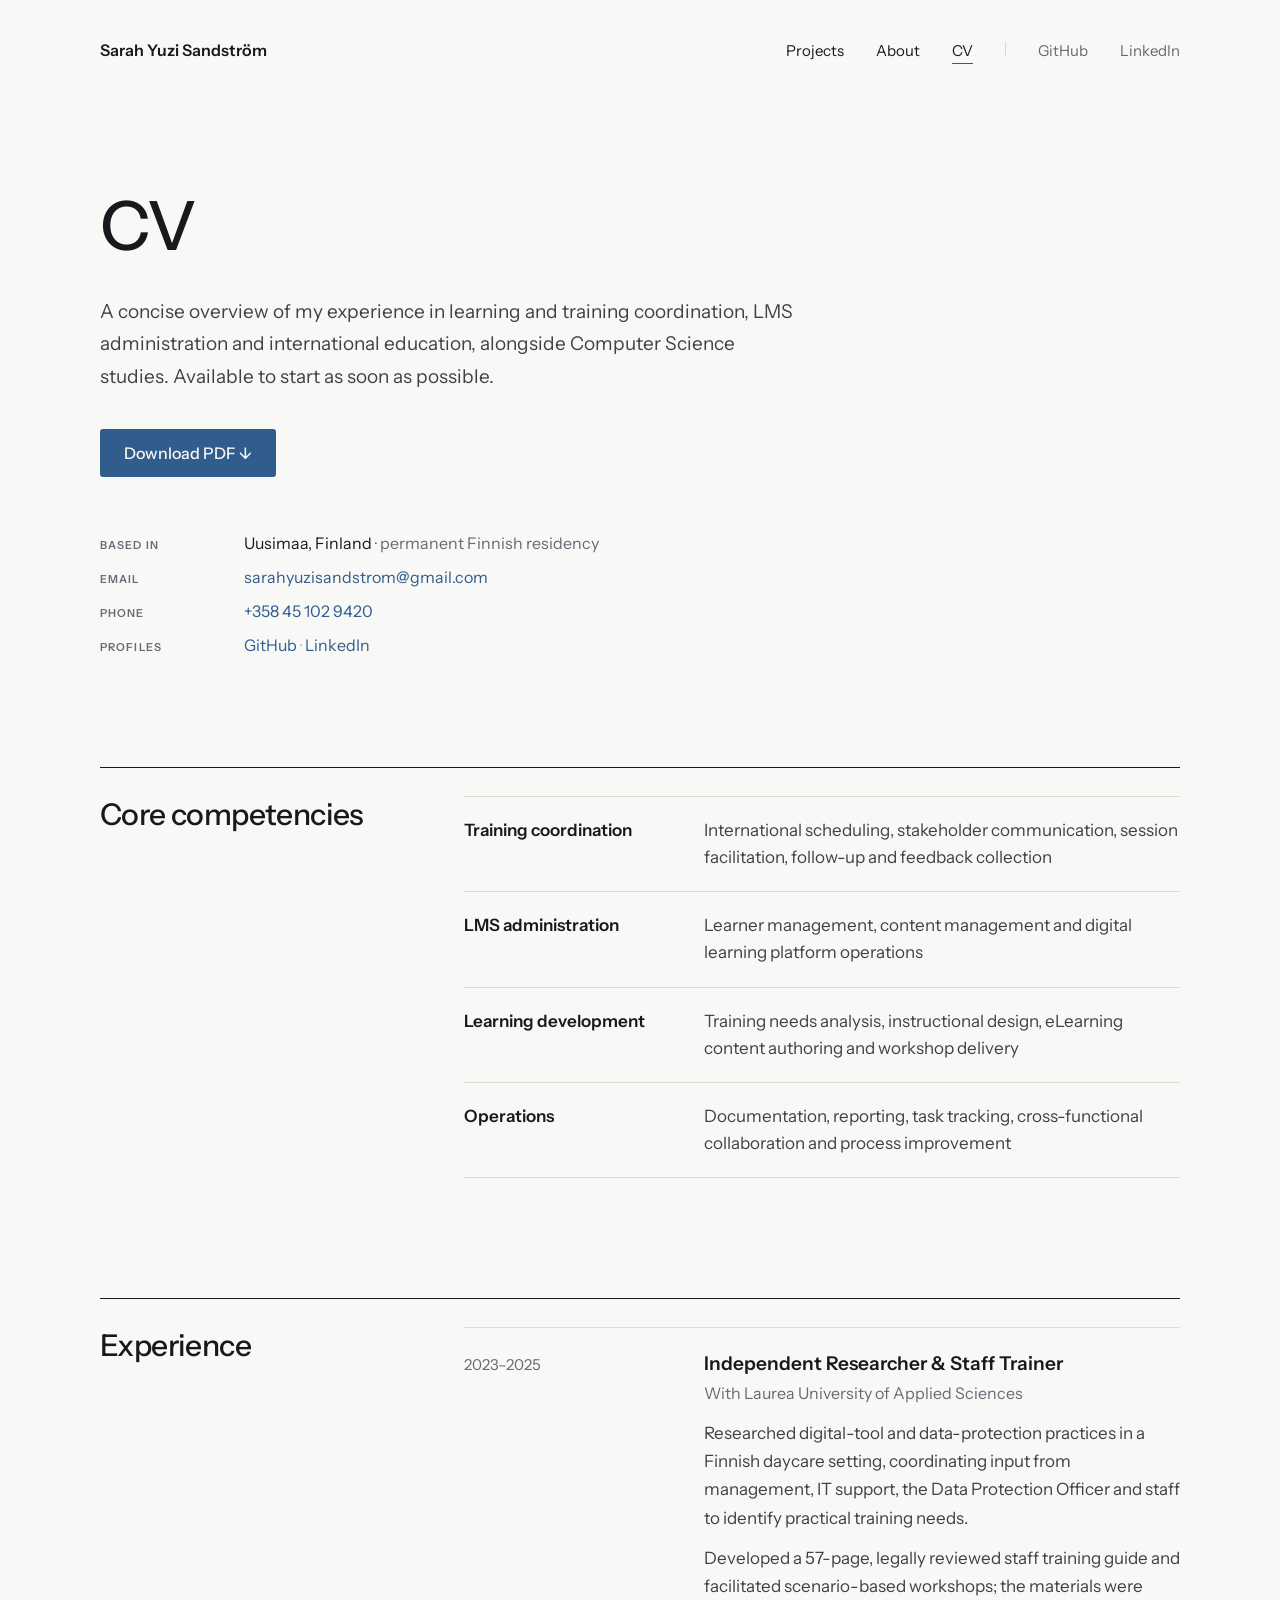
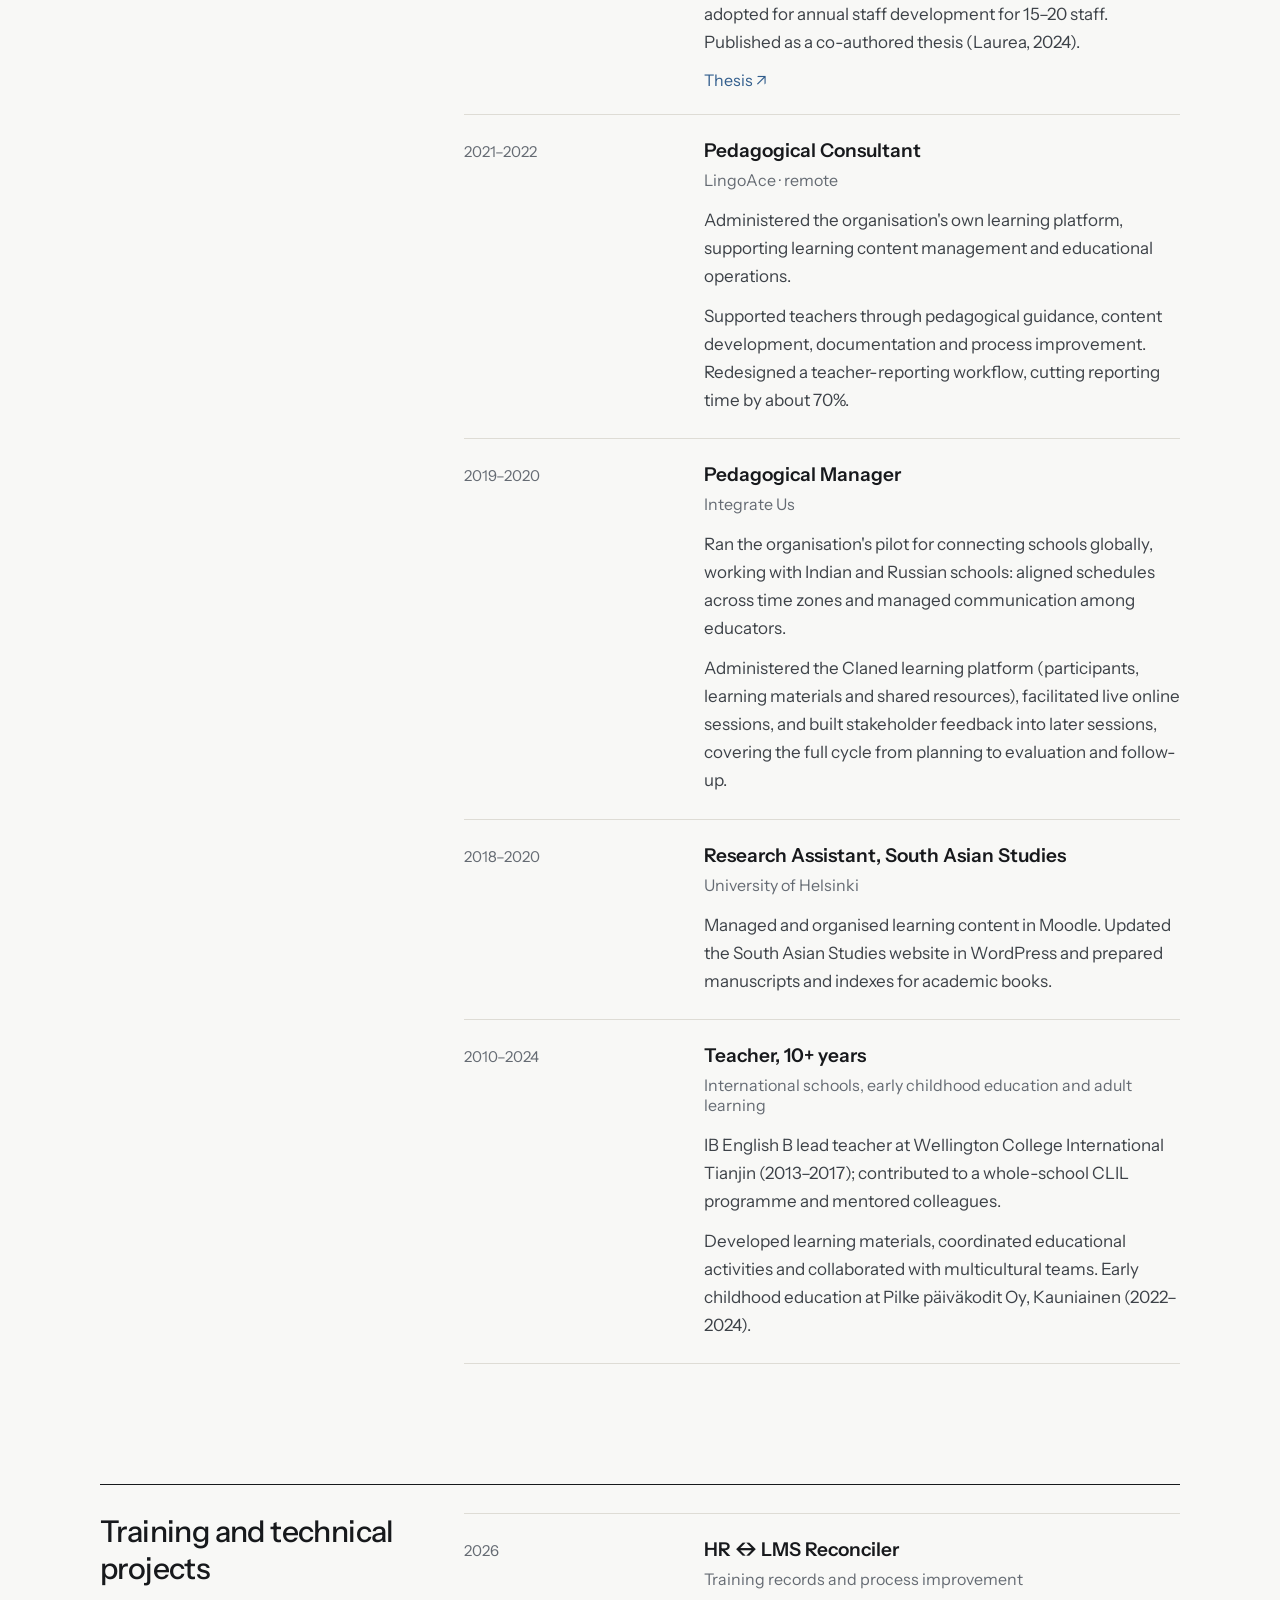
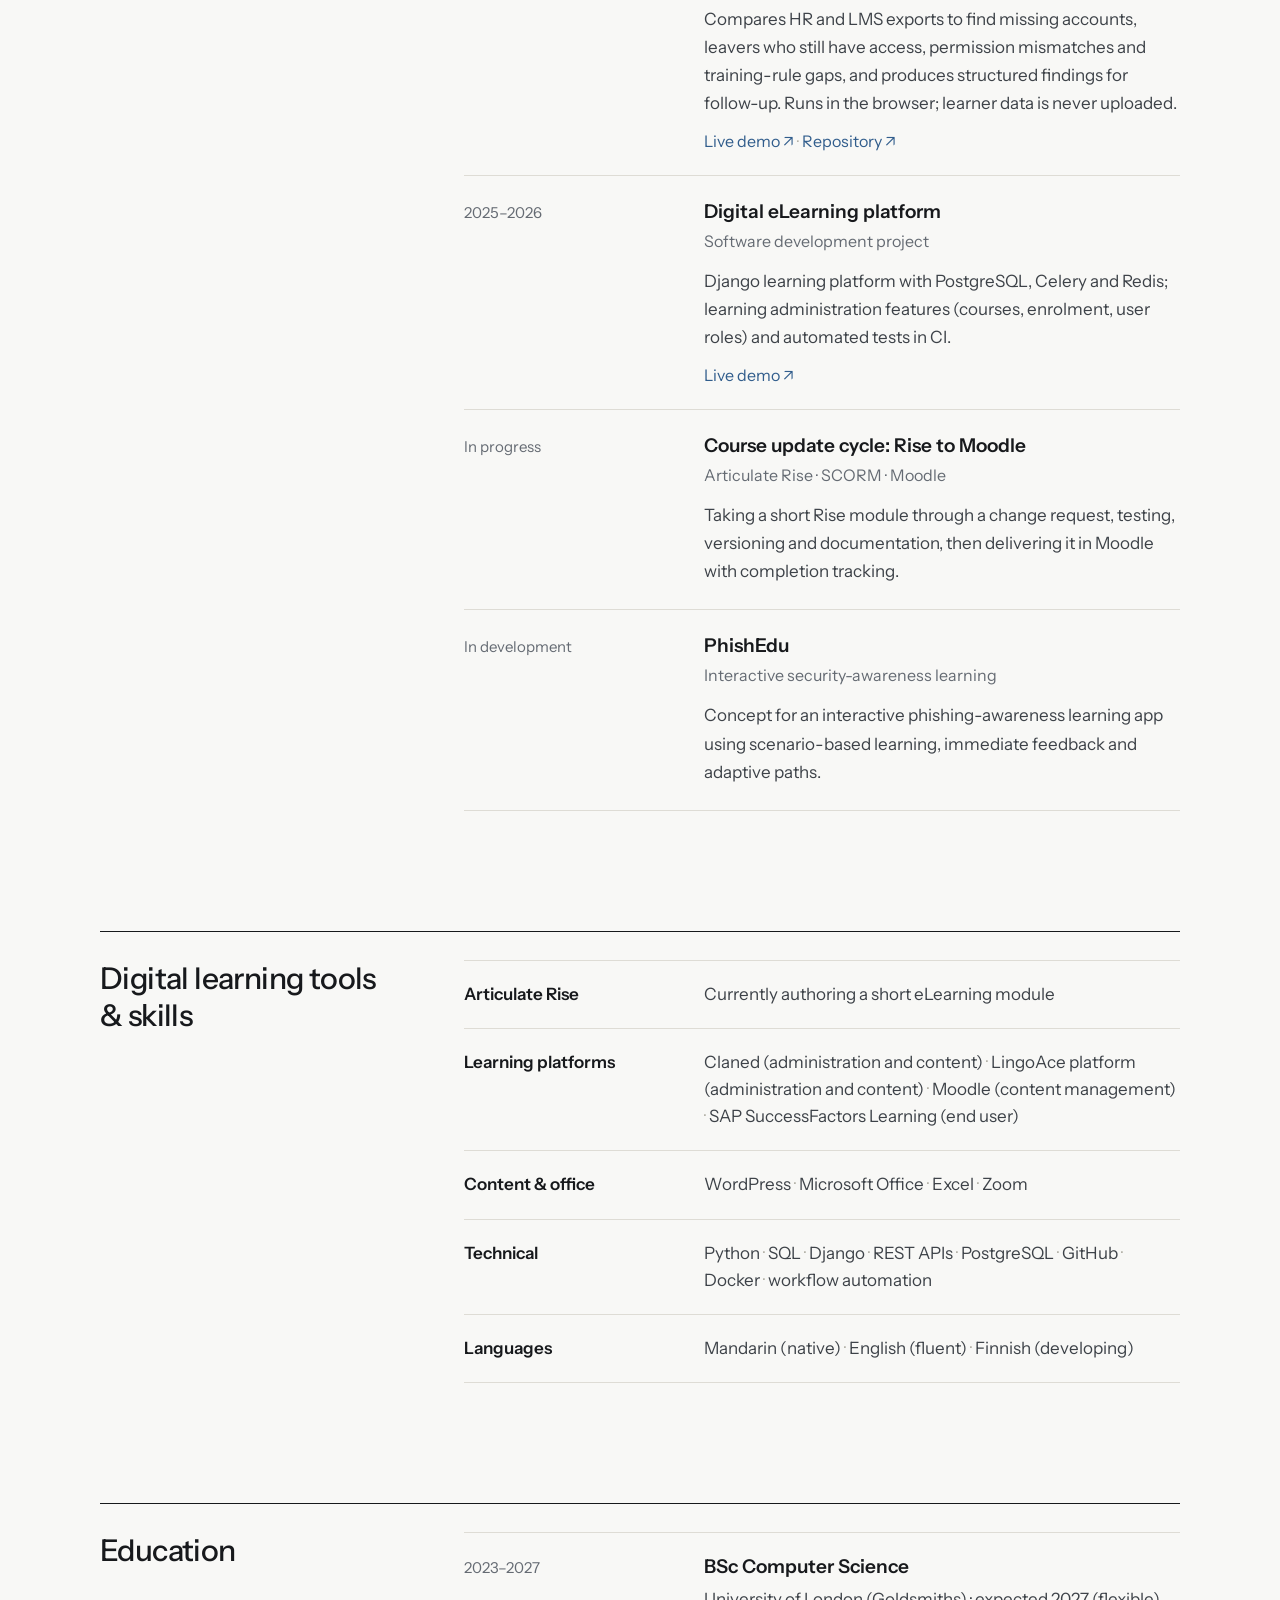
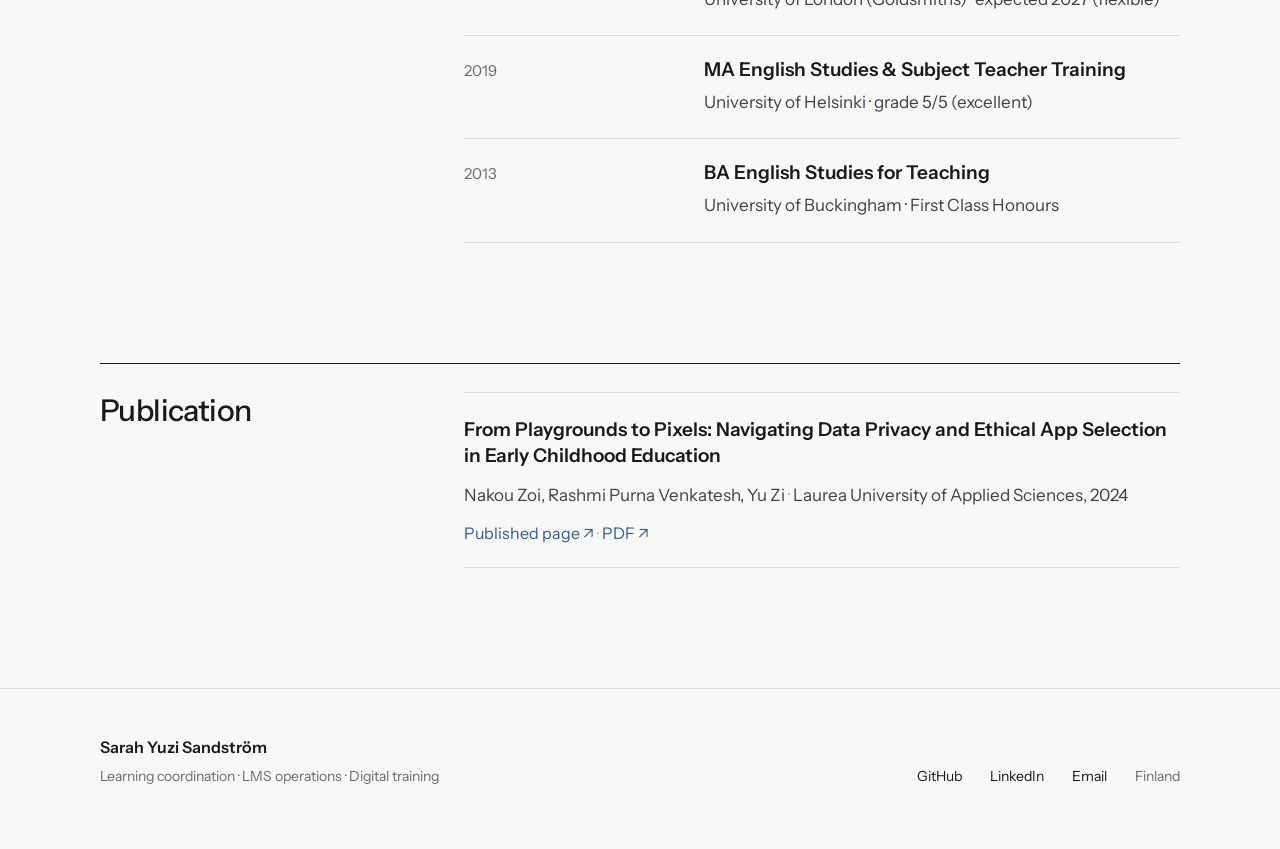
<file: cv/index.html>
<!DOCTYPE html>
<html lang="en">
<head>
<meta charset="utf-8">
<meta name="viewport" content="width=device-width, initial-scale=1">
<title>CV — Sarah Yuzi Sandström</title>
<meta name="description" content="Curriculum vitae of Sarah Yuzi Sandström — learning and digital training coordination, LMS operations and international education.">
<link rel="preconnect" href="https://fonts.googleapis.com">
<link rel="preconnect" href="https://fonts.gstatic.com" crossorigin>
<link href="https://fonts.googleapis.com/css2?family=Instrument+Sans:ital,wght@0,400..700;1,400..600&display=swap" rel="stylesheet">
<link rel="stylesheet" href="../styles.css">
</head>
<body>
<main class="page">

<header style="max-width: 1240px; margin: 0 auto; padding: 40px 80px; display: flex; align-items: baseline; justify-content: space-between">
<a href="../" style="font-size: 16px; font-weight: 600; color: #17191C">Sarah Yuzi Sandström</a>
<nav style="display: flex; align-items: baseline; gap: 32px; font-size: 15px">
<a href="../projects/" style="color: #17191C">Projects</a>
<a href="../about/" style="color: #17191C">About</a>
<a href="./" style="color: #17191C; border-bottom: 1px solid #315D8C; padding-bottom: 3px">CV</a>
<span style="width: 1px; height: 14px; background: #D8D7D1"></span>
<a href="https://github.com/yuzi2021" style="color: #656B73">GitHub</a>
<a href="https://www.linkedin.com/in/sarah-sandstr%C3%B6m-17338ab6/" style="color: #656B73">LinkedIn</a>
</nav>
</header>
<div style="max-width: 1240px; margin: 0 auto; padding: 88px 80px 112px">
<h1 style="margin: 0; font-size: 68px; font-weight: 500; letter-spacing: -0.03em; line-height: 1">CV</h1>
<p style="margin: 36px 0 0; max-width: 700px; font-size: 19px; line-height: 1.7; color: #3D4248">A concise overview of my experience in learning and training coordination, LMS administration and international education, alongside Computer Science studies. Available to start as soon as possible.</p>
<div style="margin-top: 36px"><a href="../documents/Sarah_Sandstrom_CV.pdf" download style="display: inline-block; padding: 14px 24px; background: #315D8C; color: #F8F8F6; font-size: 16px; font-weight: 500; border-radius: 3px">Download PDF ↓</a></div>
<dl style="margin: 56px 0 0; display: grid; gap: 14px; max-width: 520px">
<div style="display: grid; grid-template-columns: 120px minmax(0, 1fr); gap: 24px; align-items: baseline">
<dt style="font-size: 11px; font-weight: 600; letter-spacing: 0.1em; text-transform: uppercase; color: #656B73">Based in</dt>
<dd style="margin: 0; font-size: 16px; color: #17191C">Uusimaa, Finland <span style="color: #656B73">· permanent Finnish residency</span></dd>
</div>
<div style="display: grid; grid-template-columns: 120px minmax(0, 1fr); gap: 24px; align-items: baseline">
<dt style="font-size: 11px; font-weight: 600; letter-spacing: 0.1em; text-transform: uppercase; color: #656B73">Email</dt>
<dd style="margin: 0; font-size: 16px"><a href="mailto:sarahyuzisandstrom@gmail.com">sarahyuzisandstrom@gmail.com</a></dd>
</div>
<div style="display: grid; grid-template-columns: 120px minmax(0, 1fr); gap: 24px; align-items: baseline">
<dt style="font-size: 11px; font-weight: 600; letter-spacing: 0.1em; text-transform: uppercase; color: #656B73">Phone</dt>
<dd style="margin: 0; font-size: 16px"><a href="tel:+358451029420">+358 45 102 9420</a></dd>
</div>
<div style="display: grid; grid-template-columns: 120px minmax(0, 1fr); gap: 24px; align-items: baseline">
<dt style="font-size: 11px; font-weight: 600; letter-spacing: 0.1em; text-transform: uppercase; color: #656B73">Profiles</dt>
<dd style="margin: 0; font-size: 16px"><a href="https://github.com/yuzi2021">GitHub</a> <span style="color: #B4B2A9">·</span> <a href="https://www.linkedin.com/in/sarah-sandstr%C3%B6m-17338ab6/">LinkedIn</a></dd>
</div>
</dl>
</div>
<div style="max-width: 1240px; margin: 0 auto; padding: 0 80px 120px">
<div style="border-top: 1px solid #17191C; padding-top: 28px; display: grid; grid-template-columns: 300px minmax(0, 1fr); gap: 64px">
<h2 style="margin: 0; font-size: 30px; font-weight: 500; letter-spacing: -0.02em; line-height: 1.25">Core competencies</h2>
<div style="max-width: 760px">
<div style="display: grid; grid-template-columns: 200px minmax(0, 1fr); gap: 40px; align-items: baseline; padding: 20px 0; border-top: 1px solid #DEDCD5">
<p style="margin: 0; font-size: 17px; font-weight: 600">Training coordination</p>
<p style="margin: 0; font-size: 17px; line-height: 1.6; color: #3D4248">International scheduling, stakeholder communication, session facilitation, follow-up and feedback collection</p>
</div>
<div style="display: grid; grid-template-columns: 200px minmax(0, 1fr); gap: 40px; align-items: baseline; padding: 20px 0; border-top: 1px solid #DEDCD5">
<p style="margin: 0; font-size: 17px; font-weight: 600">LMS administration</p>
<p style="margin: 0; font-size: 17px; line-height: 1.6; color: #3D4248">Learner management, content management and digital learning platform operations</p>
</div>
<div style="display: grid; grid-template-columns: 200px minmax(0, 1fr); gap: 40px; align-items: baseline; padding: 20px 0; border-top: 1px solid #DEDCD5">
<p style="margin: 0; font-size: 17px; font-weight: 600">Learning development</p>
<p style="margin: 0; font-size: 17px; line-height: 1.6; color: #3D4248">Training needs analysis, instructional design, eLearning content authoring and workshop delivery</p>
</div>
<div style="display: grid; grid-template-columns: 200px minmax(0, 1fr); gap: 40px; align-items: baseline; padding: 20px 0; border-top: 1px solid #DEDCD5; border-bottom: 1px solid #DEDCD5">
<p style="margin: 0; font-size: 17px; font-weight: 600">Operations</p>
<p style="margin: 0; font-size: 17px; line-height: 1.6; color: #3D4248">Documentation, reporting, task tracking, cross-functional collaboration and process improvement</p>
</div>
</div>
</div>
</div>
<div style="max-width: 1240px; margin: 0 auto; padding: 0 80px 120px">
<div style="border-top: 1px solid #17191C; padding-top: 28px; display: grid; grid-template-columns: 300px minmax(0, 1fr); gap: 64px">
<h2 style="margin: 0; font-size: 30px; font-weight: 500; letter-spacing: -0.02em; line-height: 1.25">Experience</h2>
<div style="max-width: 760px">
<div style="display: grid; grid-template-columns: 200px minmax(0, 1fr); gap: 40px; align-items: baseline; padding: 24px 0; border-top: 1px solid #DEDCD5">
<p style="margin: 0; font-size: 15px; color: #656B73">2023–2025</p>
<div>
<p style="margin: 0; font-size: 19px; font-weight: 600">Independent Researcher &amp; Staff Trainer</p>
<p style="margin: 8px 0 0; font-size: 16px; color: #656B73">With Laurea University of Applied Sciences</p>
<p style="margin: 16px 0 0; font-size: 17px; line-height: 1.65; color: #3D4248">Researched digital-tool and data-protection practices in a Finnish daycare setting, coordinating input from management, IT support, the Data Protection Officer and staff to identify practical training needs.</p>
<p style="margin: 12px 0 0; font-size: 17px; line-height: 1.65; color: #3D4248">Developed a 57-page, legally reviewed staff training guide and facilitated scenario-based workshops; the materials were adopted for annual staff development for 15–20 staff. Published as a co-authored thesis (Laurea, 2024).</p>
<p style="margin: 14px 0 0; font-size: 16px"><a href="https://www.theseus.fi/items/0a0d6240-02af-46a7-a733-f4bae8005e5d">Thesis ↗</a></p>
</div>
</div>
<div style="display: grid; grid-template-columns: 200px minmax(0, 1fr); gap: 40px; align-items: baseline; padding: 24px 0; border-top: 1px solid #DEDCD5">
<p style="margin: 0; font-size: 15px; color: #656B73">2021–2022</p>
<div>
<p style="margin: 0; font-size: 19px; font-weight: 600">Pedagogical Consultant</p>
<p style="margin: 8px 0 0; font-size: 16px; color: #656B73">LingoAce · remote</p>
<p style="margin: 16px 0 0; font-size: 17px; line-height: 1.65; color: #3D4248">Administered the organisation's own learning platform, supporting learning content management and educational operations.</p>
<p style="margin: 12px 0 0; font-size: 17px; line-height: 1.65; color: #3D4248">Supported teachers through pedagogical guidance, content development, documentation and process improvement. Redesigned a teacher-reporting workflow, cutting reporting time by about 70%.</p>
</div>
</div>
<div style="display: grid; grid-template-columns: 200px minmax(0, 1fr); gap: 40px; align-items: baseline; padding: 24px 0; border-top: 1px solid #DEDCD5">
<p style="margin: 0; font-size: 15px; color: #656B73">2019–2020</p>
<div>
<p style="margin: 0; font-size: 19px; font-weight: 600">Pedagogical Manager</p>
<p style="margin: 8px 0 0; font-size: 16px; color: #656B73">Integrate Us</p>
<p style="margin: 16px 0 0; font-size: 17px; line-height: 1.65; color: #3D4248">Ran the organisation's pilot for connecting schools globally, working with Indian and Russian schools: aligned schedules across time zones and managed communication among educators.</p>
<p style="margin: 12px 0 0; font-size: 17px; line-height: 1.65; color: #3D4248">Administered the Claned learning platform (participants, learning materials and shared resources), facilitated live online sessions, and built stakeholder feedback into later sessions, covering the full cycle from planning to evaluation and follow-up.</p>
</div>
</div>
<div style="display: grid; grid-template-columns: 200px minmax(0, 1fr); gap: 40px; align-items: baseline; padding: 24px 0; border-top: 1px solid #DEDCD5">
<p style="margin: 0; font-size: 15px; color: #656B73">2018–2020</p>
<div>
<p style="margin: 0; font-size: 19px; font-weight: 600">Research Assistant, South Asian Studies</p>
<p style="margin: 8px 0 0; font-size: 16px; color: #656B73">University of Helsinki</p>
<p style="margin: 16px 0 0; font-size: 17px; line-height: 1.65; color: #3D4248">Managed and organised learning content in Moodle. Updated the South Asian Studies website in WordPress and prepared manuscripts and indexes for academic books.</p>
</div>
</div>
<div style="display: grid; grid-template-columns: 200px minmax(0, 1fr); gap: 40px; align-items: baseline; padding: 24px 0; border-top: 1px solid #DEDCD5; border-bottom: 1px solid #DEDCD5">
<p style="margin: 0; font-size: 15px; color: #656B73">2010–2024</p>
<div>
<p style="margin: 0; font-size: 19px; font-weight: 600">Teacher, 10+ years</p>
<p style="margin: 8px 0 0; font-size: 16px; color: #656B73">International schools, early childhood education and adult learning</p>
<p style="margin: 16px 0 0; font-size: 17px; line-height: 1.65; color: #3D4248">IB English B lead teacher at Wellington College International Tianjin (2013–2017); contributed to a whole-school CLIL programme and mentored colleagues.</p>
<p style="margin: 12px 0 0; font-size: 17px; line-height: 1.65; color: #3D4248">Developed learning materials, coordinated educational activities and collaborated with multicultural teams. Early childhood education at Pilke päiväkodit Oy, Kauniainen (2022–2024).</p>
</div>
</div>
</div>
</div>
</div>
<div style="max-width: 1240px; margin: 0 auto; padding: 0 80px 120px">
<div style="border-top: 1px solid #17191C; padding-top: 28px; display: grid; grid-template-columns: 300px minmax(0, 1fr); gap: 64px">
<h2 style="margin: 0; font-size: 30px; font-weight: 500; letter-spacing: -0.02em; line-height: 1.25">Training and technical projects</h2>
<div style="max-width: 760px">
<div style="display: grid; grid-template-columns: 200px minmax(0, 1fr); gap: 40px; align-items: baseline; padding: 24px 0; border-top: 1px solid #DEDCD5">
<p style="margin: 0; font-size: 15px; color: #656B73">2026</p>
<div>
<p style="margin: 0; font-size: 19px; font-weight: 600">HR ↔ LMS Reconciler</p>
<p style="margin: 8px 0 0; font-size: 16px; color: #656B73">Training records and process improvement</p>
<p style="margin: 16px 0 0; font-size: 17px; line-height: 1.65; color: #3D4248">Compares HR and LMS exports to find missing accounts, leavers who still have access, permission mismatches and training-rule gaps, and produces structured findings for follow-up. Runs in the browser; learner data is never uploaded.</p>
<p style="margin: 14px 0 0; font-size: 16px"><a href="https://yuzi2021.github.io/hr-lms-reconciler/">Live demo ↗</a> <span style="color: #B4B2A9">·</span> <a href="https://github.com/yuzi2021/hr-lms-reconciler">Repository ↗</a></p>
</div>
</div>
<div style="display: grid; grid-template-columns: 200px minmax(0, 1fr); gap: 40px; align-items: baseline; padding: 24px 0; border-top: 1px solid #DEDCD5">
<p style="margin: 0; font-size: 15px; color: #656B73">2025–2026</p>
<div>
<p style="margin: 0; font-size: 19px; font-weight: 600">Digital eLearning platform</p>
<p style="margin: 8px 0 0; font-size: 16px; color: #656B73">Software development project</p>
<p style="margin: 16px 0 0; font-size: 17px; line-height: 1.65; color: #3D4248">Django learning platform with PostgreSQL, Celery and Redis; learning administration features (courses, enrolment, user roles) and automated tests in CI.</p>
<p style="margin: 14px 0 0; font-size: 16px"><a href="https://elearning-platform-demo.onrender.com/">Live demo ↗</a></p>
</div>
</div>
<div style="display: grid; grid-template-columns: 200px minmax(0, 1fr); gap: 40px; align-items: baseline; padding: 24px 0; border-top: 1px solid #DEDCD5">
<p style="margin: 0; font-size: 15px; color: #656B73">In progress</p>
<div>
<p style="margin: 0; font-size: 19px; font-weight: 600">Course update cycle: Rise to Moodle</p>
<p style="margin: 8px 0 0; font-size: 16px; color: #656B73">Articulate Rise · SCORM · Moodle</p>
<p style="margin: 16px 0 0; font-size: 17px; line-height: 1.65; color: #3D4248">Taking a short Rise module through a change request, testing, versioning and documentation, then delivering it in Moodle with completion tracking.</p>
</div>
</div>
<div style="display: grid; grid-template-columns: 200px minmax(0, 1fr); gap: 40px; align-items: baseline; padding: 24px 0; border-top: 1px solid #DEDCD5; border-bottom: 1px solid #DEDCD5">
<p style="margin: 0; font-size: 15px; color: #656B73">In development</p>
<div>
<p style="margin: 0; font-size: 19px; font-weight: 600">PhishEdu</p>
<p style="margin: 8px 0 0; font-size: 16px; color: #656B73">Interactive security-awareness learning</p>
<p style="margin: 16px 0 0; font-size: 17px; line-height: 1.65; color: #3D4248">Concept for an interactive phishing-awareness learning app using scenario-based learning, immediate feedback and adaptive paths.</p>
</div>
</div>
</div>
</div>
</div>
<div style="max-width: 1240px; margin: 0 auto; padding: 0 80px 120px">
<div style="border-top: 1px solid #17191C; padding-top: 28px; display: grid; grid-template-columns: 300px minmax(0, 1fr); gap: 64px">
<h2 style="margin: 0; font-size: 30px; font-weight: 500; letter-spacing: -0.02em; line-height: 1.25">Digital learning tools &amp; skills</h2>
<div style="max-width: 760px">
<div style="display: grid; grid-template-columns: 200px minmax(0, 1fr); gap: 40px; align-items: baseline; padding: 20px 0; border-top: 1px solid #DEDCD5">
<p style="margin: 0; font-size: 17px; font-weight: 600">Articulate Rise</p>
<p style="margin: 0; font-size: 17px; line-height: 1.6; color: #3D4248">Currently authoring a short eLearning module</p>
</div>
<div style="display: grid; grid-template-columns: 200px minmax(0, 1fr); gap: 40px; align-items: baseline; padding: 20px 0; border-top: 1px solid #DEDCD5">
<p style="margin: 0; font-size: 17px; font-weight: 600">Learning platforms</p>
<p style="margin: 0; font-size: 17px; line-height: 1.6; color: #3D4248">Claned (administration and content) <span style="color: #B4B2A9">·</span> LingoAce platform (administration and content) <span style="color: #B4B2A9">·</span> Moodle (content management) <span style="color: #B4B2A9">·</span> SAP SuccessFactors Learning (end user)</p>
</div>
<div style="display: grid; grid-template-columns: 200px minmax(0, 1fr); gap: 40px; align-items: baseline; padding: 20px 0; border-top: 1px solid #DEDCD5">
<p style="margin: 0; font-size: 17px; font-weight: 600">Content &amp; office</p>
<p style="margin: 0; font-size: 17px; line-height: 1.6; color: #3D4248">WordPress <span style="color: #B4B2A9">·</span> Microsoft Office <span style="color: #B4B2A9">·</span> Excel <span style="color: #B4B2A9">·</span> Zoom</p>
</div>
<div style="display: grid; grid-template-columns: 200px minmax(0, 1fr); gap: 40px; align-items: baseline; padding: 20px 0; border-top: 1px solid #DEDCD5">
<p style="margin: 0; font-size: 17px; font-weight: 600">Technical</p>
<p style="margin: 0; font-size: 17px; line-height: 1.6; color: #3D4248">Python <span style="color: #B4B2A9">·</span> SQL <span style="color: #B4B2A9">·</span> Django <span style="color: #B4B2A9">·</span> REST APIs <span style="color: #B4B2A9">·</span> PostgreSQL <span style="color: #B4B2A9">·</span> GitHub <span style="color: #B4B2A9">·</span> Docker <span style="color: #B4B2A9">·</span> workflow automation</p>
</div>
<div style="display: grid; grid-template-columns: 200px minmax(0, 1fr); gap: 40px; align-items: baseline; padding: 20px 0; border-top: 1px solid #DEDCD5; border-bottom: 1px solid #DEDCD5">
<p style="margin: 0; font-size: 17px; font-weight: 600">Languages</p>
<p style="margin: 0; font-size: 17px; line-height: 1.6; color: #3D4248">Mandarin (native) <span style="color: #B4B2A9">·</span> English (fluent) <span style="color: #B4B2A9">·</span> Finnish (developing)</p>
</div>
</div>
</div>
</div>
<div style="max-width: 1240px; margin: 0 auto; padding: 0 80px 120px">
<div style="border-top: 1px solid #17191C; padding-top: 28px; display: grid; grid-template-columns: 300px minmax(0, 1fr); gap: 64px">
<h2 style="margin: 0; font-size: 30px; font-weight: 500; letter-spacing: -0.02em; line-height: 1.25">Education</h2>
<div style="max-width: 760px">
<div style="display: grid; grid-template-columns: 200px minmax(0, 1fr); gap: 40px; align-items: baseline; padding: 22px 0; border-top: 1px solid #DEDCD5">
<p style="margin: 0; font-size: 15px; color: #656B73">2023–2027</p>
<div>
<p style="margin: 0; font-size: 19px; font-weight: 600">BSc Computer Science</p>
<p style="margin: 8px 0 0; font-size: 17px; line-height: 1.6; color: #3D4248">University of London (Goldsmiths) · expected 2027 (flexible)</p>
</div>
</div>
<div style="display: grid; grid-template-columns: 200px minmax(0, 1fr); gap: 40px; align-items: baseline; padding: 22px 0; border-top: 1px solid #DEDCD5">
<p style="margin: 0; font-size: 15px; color: #656B73">2019</p>
<div>
<p style="margin: 0; font-size: 19px; font-weight: 600">MA English Studies &amp; Subject Teacher Training</p>
<p style="margin: 8px 0 0; font-size: 17px; line-height: 1.6; color: #3D4248">University of Helsinki · grade 5/5 (excellent)</p>
</div>
</div>
<div style="display: grid; grid-template-columns: 200px minmax(0, 1fr); gap: 40px; align-items: baseline; padding: 22px 0; border-top: 1px solid #DEDCD5; border-bottom: 1px solid #DEDCD5">
<p style="margin: 0; font-size: 15px; color: #656B73">2013</p>
<div>
<p style="margin: 0; font-size: 19px; font-weight: 600">BA English Studies for Teaching</p>
<p style="margin: 8px 0 0; font-size: 17px; line-height: 1.6; color: #3D4248">University of Buckingham · First Class Honours</p>
</div>
</div>
</div>
</div>
</div>
<div style="max-width: 1240px; margin: 0 auto; padding: 0 80px 120px">
<div style="border-top: 1px solid #17191C; padding-top: 28px; display: grid; grid-template-columns: 300px minmax(0, 1fr); gap: 64px">
<h2 style="margin: 0; font-size: 30px; font-weight: 500; letter-spacing: -0.02em">Publication</h2>
<div style="max-width: 760px; border-top: 1px solid #DEDCD5; border-bottom: 1px solid #DEDCD5; padding: 24px 0">
<p style="margin: 0; font-size: 19px; font-weight: 600; line-height: 1.4">From Playgrounds to Pixels: Navigating Data Privacy and Ethical App Selection in Early Childhood Education</p>
<p style="margin: 12px 0 0; font-size: 17px; line-height: 1.6; color: #3D4248">Nakou Zoi, Rashmi Purna Venkatesh, Yu Zi <span style="color: #B4B2A9">·</span> Laurea University of Applied Sciences, 2024</p>
<p style="margin: 14px 0 0; font-size: 16px"><a href="https://www.theseus.fi/items/0a0d6240-02af-46a7-a733-f4bae8005e5d">Published page ↗</a> <span style="color: #B4B2A9">·</span> <a href="https://www.theseus.fi/bitstream/10024/859284/4/Venkatesh_Zi_Zoi.pdf">PDF ↗</a></p>
</div>
</div>
</div>
<footer style="border-top: 1px solid #DEDCD5">
<div style="max-width: 1240px; margin: 0 auto; padding: 48px 80px 64px; display: flex; align-items: flex-end; justify-content: space-between; gap: 48px">
<div>
<p style="margin: 0; font-size: 16px; font-weight: 600">Sarah Yuzi Sandström</p>
<p style="margin: 10px 0 0; font-size: 14px; color: #656B73">Learning coordination · LMS operations · Digital training</p>
</div>
<div style="display: flex; align-items: baseline; gap: 28px; font-size: 14px">
<a href="https://github.com/yuzi2021" style="color: #17191C">GitHub</a>
<a href="https://www.linkedin.com/in/sarah-sandstr%C3%B6m-17338ab6/" style="color: #17191C">LinkedIn</a>
<a href="mailto:sarahyuzisandstrom@gmail.com" style="color: #17191C">Email</a>
<span style="color: #656B73">Finland</span>
</div>
</div>
</footer>

</main>
</body>
</html>
</file>
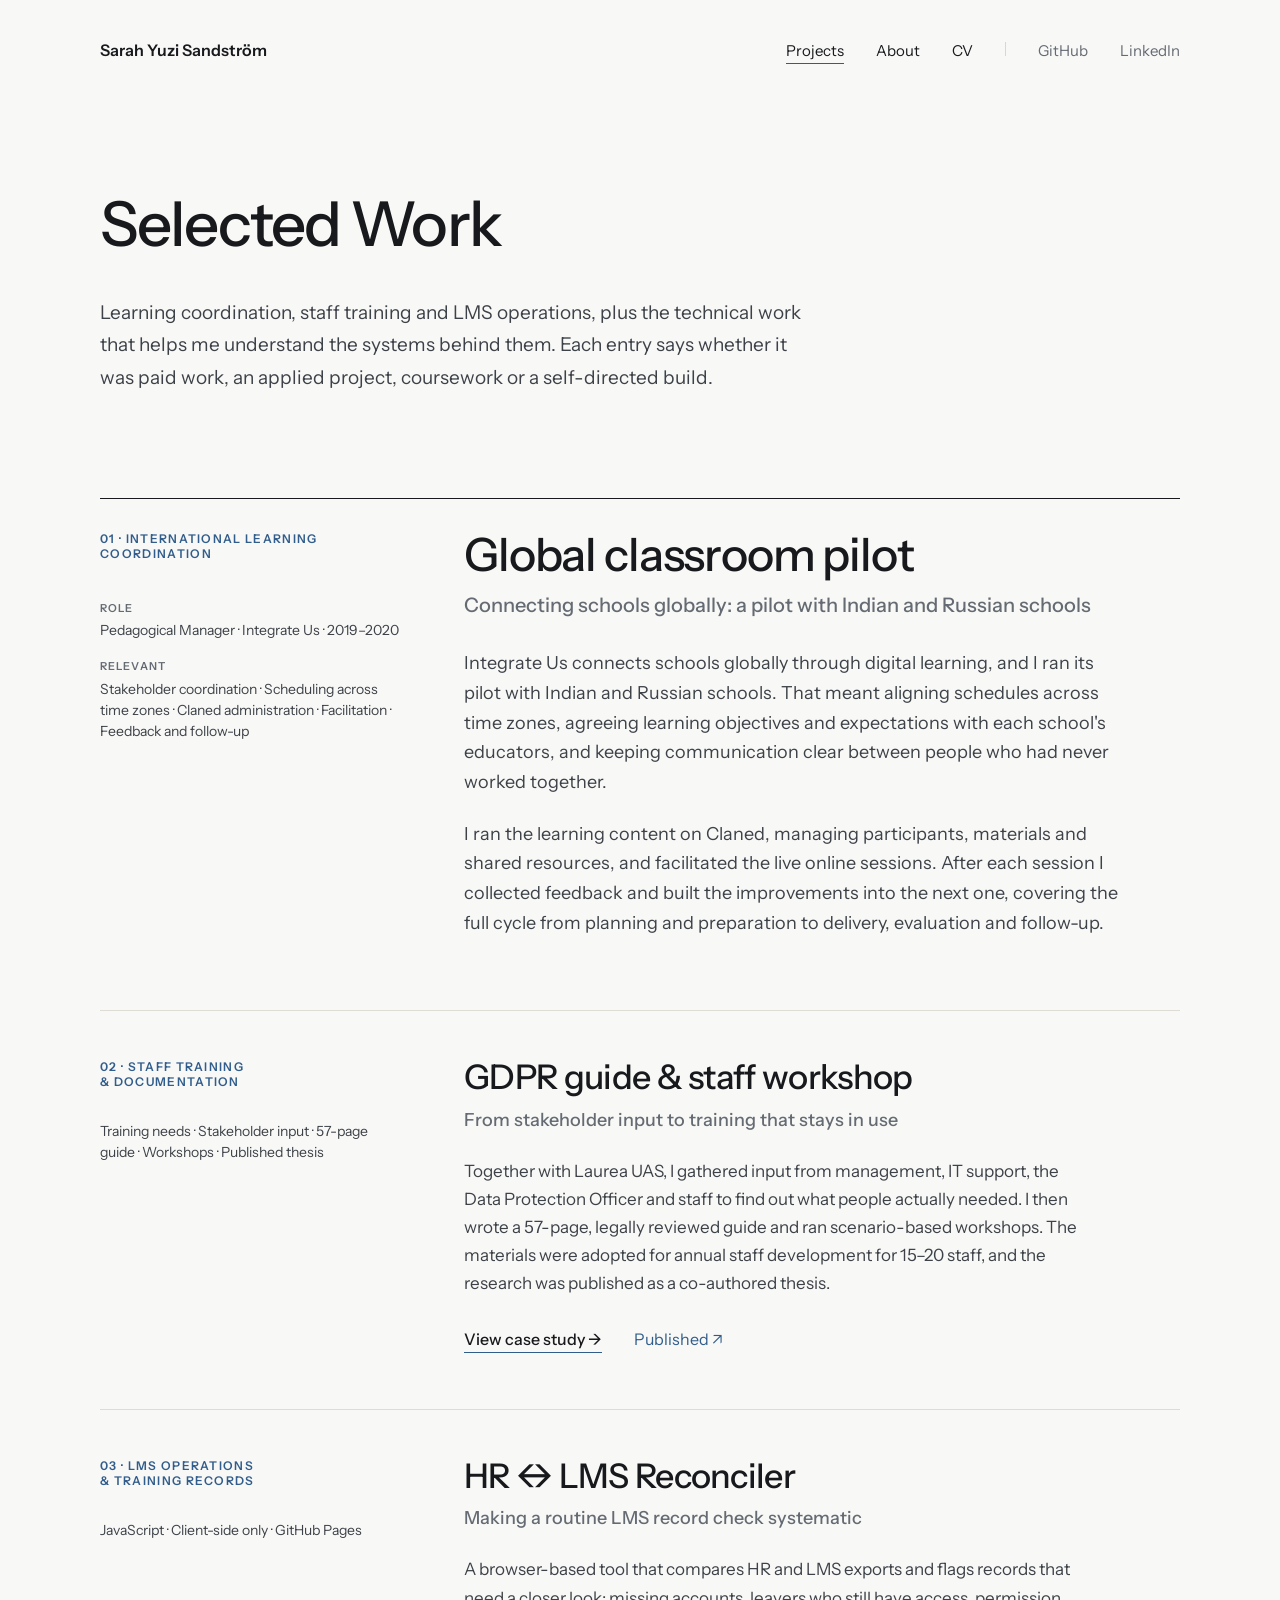
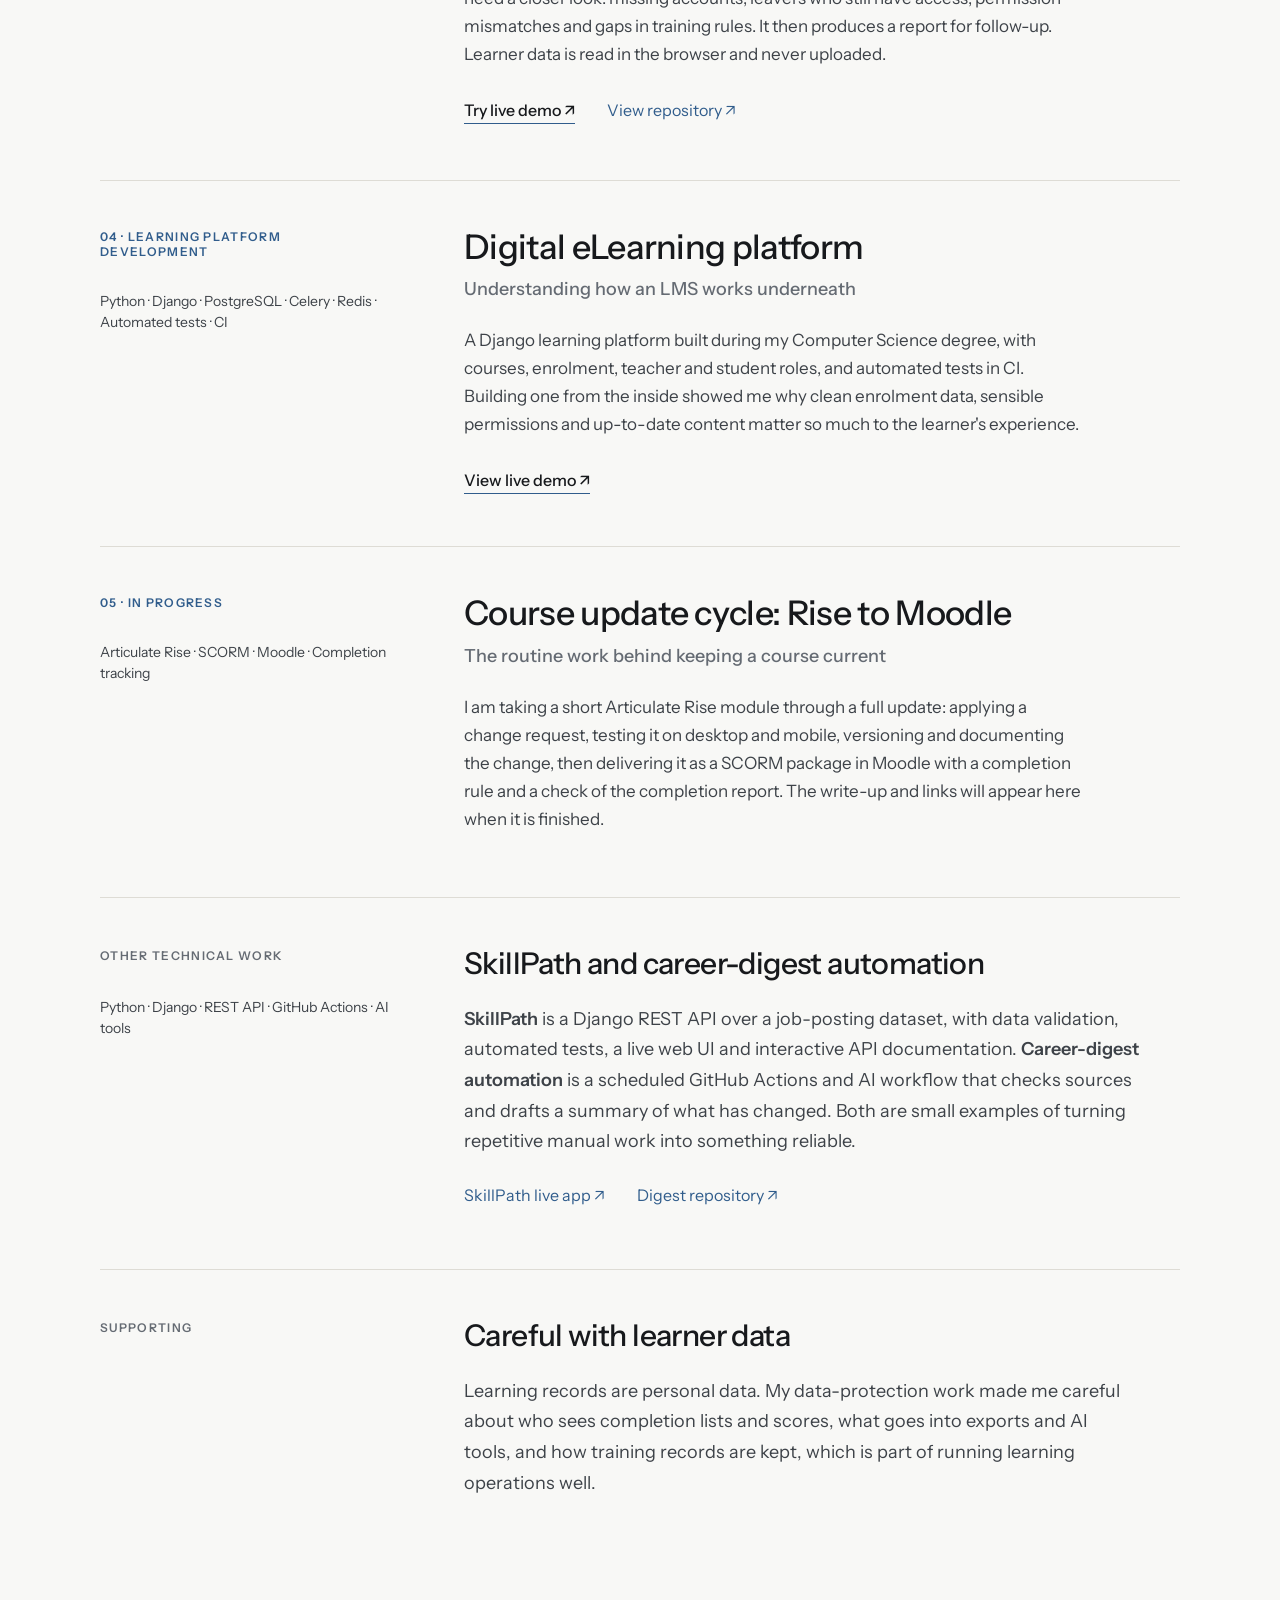
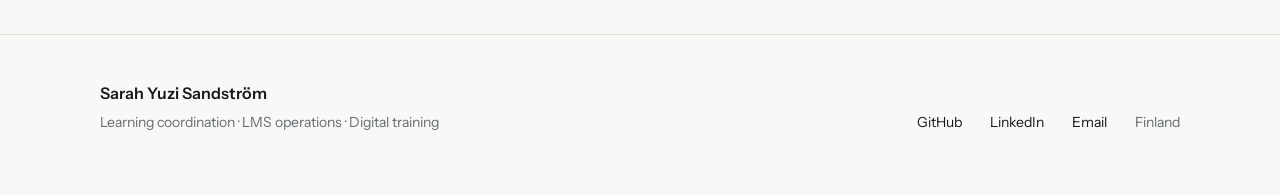
<file: projects/index.html>
<!DOCTYPE html>
<html lang="en">
<head>
<meta charset="utf-8">
<meta name="viewport" content="width=device-width, initial-scale=1">
<title>Selected Work — Sarah Yuzi Sandström</title>
<meta name="description" content="Learning coordination, staff training, LMS operations and learning-platform work by Sarah Yuzi Sandström.">
<link rel="preconnect" href="https://fonts.googleapis.com">
<link rel="preconnect" href="https://fonts.gstatic.com" crossorigin>
<link href="https://fonts.googleapis.com/css2?family=Instrument+Sans:ital,wght@0,400..700;1,400..600&display=swap" rel="stylesheet">
<link rel="stylesheet" href="../styles.css">
</head>
<body>
<main class="page">

<header style="max-width: 1240px; margin: 0 auto; padding: 40px 80px; display: flex; align-items: baseline; justify-content: space-between">
<a href="../" style="font-size: 16px; font-weight: 600; color: #17191C">Sarah Yuzi Sandström</a>
<nav style="display: flex; align-items: baseline; gap: 32px; font-size: 15px">
<a href="./" style="color: #17191C; border-bottom: 1px solid #315D8C; padding-bottom: 3px">Projects</a>
<a href="../about/" style="color: #17191C">About</a>
<a href="../cv/" style="color: #17191C">CV</a>
<span style="width: 1px; height: 14px; background: #D8D7D1"></span>
<a href="https://github.com/yuzi2021" style="color: #656B73">GitHub</a>
<a href="https://www.linkedin.com/in/sarah-sandstr%C3%B6m-17338ab6/" style="color: #656B73">LinkedIn</a>
</nav>
</header>
<div style="max-width: 1240px; margin: 0 auto; padding: 88px 80px 104px">
<h1 style="margin: 0; font-size: 62px; font-weight: 500; letter-spacing: -0.03em; line-height: 1.05">Selected Work</h1>
<p style="margin: 40px 0 0; max-width: 720px; font-size: 19px; line-height: 1.7; color: #3D4248; text-wrap: pretty">Learning coordination, staff training and LMS operations, plus the technical work that helps me understand the systems behind them. Each entry says whether it was paid work, an applied project, coursework or a self-directed build.</p>
</div>
<div style="max-width: 1240px; margin: 0 auto; padding: 0 80px 128px">
<article style="display: grid; grid-template-columns: 300px minmax(0, 1fr); gap: 64px; padding: 32px 0 72px; border-top: 1px solid #17191C">
<div>
<p style="margin: 0; font-size: 12px; font-weight: 600; letter-spacing: 0.11em; text-transform: uppercase; color: #315D8C">01 · International learning<br/>coordination</p>
<dl style="margin: 40px 0 0; display: grid; gap: 20px">
<div>
<dt style="font-size: 11px; font-weight: 600; letter-spacing: 0.1em; text-transform: uppercase; color: #656B73">Role</dt>
<dd style="margin: 6px 0 0; font-size: 14px; color: #3D4248">Pedagogical Manager · Integrate Us · 2019–2020</dd>
</div>
<div>
<dt style="font-size: 11px; font-weight: 600; letter-spacing: 0.1em; text-transform: uppercase; color: #656B73">Relevant</dt>
<dd style="margin: 6px 0 0; font-size: 14px; line-height: 1.5; color: #3D4248">Stakeholder coordination · Scheduling across time zones · Claned administration · Facilitation · Feedback and follow-up</dd>
</div>
</dl>
</div>
<div>
<h2 style="margin: 0; font-size: 46px; font-weight: 500; letter-spacing: -0.025em; line-height: 1.05">Global classroom pilot</h2>
<p style="margin: 14px 0 0; font-size: 20px; font-weight: 500; color: #656B73">Connecting schools globally: a pilot with Indian and Russian schools</p>
<p style="margin: 32px 0 0; max-width: 660px; font-size: 18px; line-height: 1.65; color: #3D4248; text-wrap: pretty">Integrate Us connects schools globally through digital learning, and I ran its pilot with Indian and Russian schools. That meant aligning schedules across time zones, agreeing learning objectives and expectations with each school's educators, and keeping communication clear between people who had never worked together.</p>
<p style="margin: 22px 0 0; max-width: 660px; font-size: 18px; line-height: 1.65; color: #3D4248; text-wrap: pretty">I ran the learning content on Claned, managing participants, materials and shared resources, and facilitated the live online sessions. After each session I collected feedback and built the improvements into the next one, covering the full cycle from planning and preparation to delivery, evaluation and follow-up.</p>
</div>
</article>
<article style="display: grid; grid-template-columns: 300px minmax(0, 1fr); gap: 64px; padding: 48px 0 56px; border-top: 1px solid #DEDCD5">
<div>
<p style="margin: 0; font-size: 12px; font-weight: 600; letter-spacing: 0.11em; text-transform: uppercase; color: #315D8C">02 · Staff training<br/>&amp; documentation</p>
<p style="margin: 32px 0 0; font-size: 14px; line-height: 1.5; color: #3D4248">Training needs · Stakeholder input · 57-page guide · Workshops · Published thesis</p>
</div>
<div>
<h2 style="margin: 0; font-size: 34px; font-weight: 500; letter-spacing: -0.02em; line-height: 1.1">GDPR guide &amp; staff workshop</h2>
<p style="margin: 12px 0 0; font-size: 18px; font-weight: 500; color: #656B73">From stakeholder input to training that stays in use</p>
<p style="margin: 26px 0 0; max-width: 620px; font-size: 17px; line-height: 1.65; color: #3D4248; text-wrap: pretty">Together with Laurea UAS, I gathered input from management, IT support, the Data Protection Officer and staff to find out what people actually needed. I then wrote a 57-page, legally reviewed guide and ran scenario-based workshops. The materials were adopted for annual staff development for 15–20 staff, and the research was published as a co-authored thesis.</p>
<div style="margin-top: 32px; display: flex; align-items: baseline; gap: 32px">
<a href="privacy-security-awareness/" style="font-size: 16px; font-weight: 500; color: #17191C; border-bottom: 1px solid #315D8C; padding-bottom: 3px">View case study →</a>
<a href="https://www.theseus.fi/items/0a0d6240-02af-46a7-a733-f4bae8005e5d" style="font-size: 16px; color: #315D8C">Published ↗</a>
</div>
</div>
</article>
<article style="display: grid; grid-template-columns: 300px minmax(0, 1fr); gap: 64px; padding: 48px 0 56px; border-top: 1px solid #DEDCD5">
<div>
<p style="margin: 0; font-size: 12px; font-weight: 600; letter-spacing: 0.11em; text-transform: uppercase; color: #315D8C">03 · LMS operations<br/>&amp; training records</p>
<p style="margin: 32px 0 0; font-size: 14px; line-height: 1.5; color: #3D4248">JavaScript · Client-side only · GitHub Pages</p>
</div>
<div>
<h2 style="margin: 0; font-size: 34px; font-weight: 500; letter-spacing: -0.02em; line-height: 1.1">HR ↔ LMS Reconciler</h2>
<p style="margin: 12px 0 0; font-size: 18px; font-weight: 500; color: #656B73">Making a routine LMS record check systematic</p>
<p style="margin: 26px 0 0; max-width: 620px; font-size: 17px; line-height: 1.65; color: #3D4248; text-wrap: pretty">A browser-based tool that compares HR and LMS exports and flags records that need a closer look: missing accounts, leavers who still have access, permission mismatches and gaps in training rules. It then produces a report for follow-up. Learner data is read in the browser and never uploaded.</p>
<div style="margin-top: 32px; display: flex; align-items: baseline; gap: 32px">
<a href="https://yuzi2021.github.io/hr-lms-reconciler/" style="font-size: 16px; font-weight: 500; color: #17191C; border-bottom: 1px solid #315D8C; padding-bottom: 3px">Try live demo ↗</a>
<a href="https://github.com/yuzi2021/hr-lms-reconciler" style="font-size: 16px; color: #315D8C">View repository ↗</a>
</div>
</div>
</article>
<article style="display: grid; grid-template-columns: 300px minmax(0, 1fr); gap: 64px; padding: 48px 0 56px; border-top: 1px solid #DEDCD5">
<div>
<p style="margin: 0; font-size: 12px; font-weight: 600; letter-spacing: 0.11em; text-transform: uppercase; color: #315D8C">04 · Learning platform<br/>development</p>
<p style="margin: 32px 0 0; font-size: 14px; line-height: 1.5; color: #3D4248">Python · Django · PostgreSQL · Celery · Redis · Automated tests · CI</p>
</div>
<div>
<h2 style="margin: 0; font-size: 34px; font-weight: 500; letter-spacing: -0.02em; line-height: 1.1">Digital eLearning platform</h2>
<p style="margin: 12px 0 0; font-size: 18px; font-weight: 500; color: #656B73">Understanding how an LMS works underneath</p>
<p style="margin: 26px 0 0; max-width: 620px; font-size: 17px; line-height: 1.65; color: #3D4248; text-wrap: pretty">A Django learning platform built during my Computer Science degree, with courses, enrolment, teacher and student roles, and automated tests in CI. Building one from the inside showed me why clean enrolment data, sensible permissions and up-to-date content matter so much to the learner's experience.</p>
<div style="margin-top: 32px">
<a href="https://elearning-platform-demo.onrender.com/" style="font-size: 16px; font-weight: 500; color: #17191C; border-bottom: 1px solid #315D8C; padding-bottom: 3px">View live demo ↗</a>
</div>
</div>
</article>
<article style="display: grid; grid-template-columns: 300px minmax(0, 1fr); gap: 64px; padding: 48px 0 64px; border-top: 1px solid #DEDCD5">
<div>
<p style="margin: 0; font-size: 12px; font-weight: 600; letter-spacing: 0.11em; text-transform: uppercase; color: #315D8C">05 · In progress</p>
<p style="margin: 32px 0 0; font-size: 14px; line-height: 1.5; color: #3D4248">Articulate Rise · SCORM · Moodle · Completion tracking</p>
</div>
<div>
<h2 style="margin: 0; font-size: 34px; font-weight: 500; letter-spacing: -0.02em; line-height: 1.1">Course update cycle: Rise to Moodle</h2>
<p style="margin: 12px 0 0; font-size: 18px; font-weight: 500; color: #656B73">The routine work behind keeping a course current</p>
<p style="margin: 26px 0 0; max-width: 620px; font-size: 17px; line-height: 1.65; color: #3D4248; text-wrap: pretty">I am taking a short Articulate Rise module through a full update: applying a change request, testing it on desktop and mobile, versioning and documenting the change, then delivering it as a SCORM package in Moodle with a completion rule and a check of the completion report. The write-up and links will appear here when it is finished.</p>
</div>
</article>
<article style="display: grid; grid-template-columns: 300px minmax(0, 1fr); gap: 64px; padding: 48px 0 64px; border-top: 1px solid #DEDCD5">
<div>
<p style="margin: 0; font-size: 12px; font-weight: 600; letter-spacing: 0.11em; text-transform: uppercase; color: #656B73; line-height: 1.6">Other technical work</p>
<p style="margin: 32px 0 0; font-size: 14px; line-height: 1.5; color: #3D4248">Python · Django · REST API · GitHub Actions · AI tools</p>
</div>
<div>
<h2 style="margin: 0; font-size: 30px; font-weight: 500; letter-spacing: -0.02em; line-height: 1.2">SkillPath and career-digest automation</h2>
<p style="margin: 22px 0 0; max-width: 680px; font-size: 18px; line-height: 1.7; color: #3D4248; text-wrap: pretty"><span style="font-weight: 600">SkillPath</span> is a Django REST API over a job-posting dataset, with data validation, automated tests, a live web UI and interactive API documentation. <span style="font-weight: 600">Career-digest automation</span> is a scheduled GitHub Actions and AI workflow that checks sources and drafts a summary of what has changed. Both are small examples of turning repetitive manual work into something reliable.</p>
<div style="margin-top: 28px; display: flex; align-items: baseline; gap: 32px">
<a href="https://skillpath-navigator-bji1.onrender.com/app/" style="font-size: 16px; color: #315D8C">SkillPath live app ↗</a>
<a href="https://github.com/yuzi2021/ai-digest-agent-demo" style="font-size: 16px; color: #315D8C">Digest repository ↗</a>
</div>
</div>
</article>
<article style="display: grid; grid-template-columns: 300px minmax(0, 1fr); gap: 64px; padding: 48px 0 8px; border-top: 1px solid #DEDCD5">
<div>
<p style="margin: 0; font-size: 12px; font-weight: 600; letter-spacing: 0.11em; text-transform: uppercase; color: #656B73; line-height: 1.6">Supporting</p>
</div>
<div>
<h2 style="margin: 0; font-size: 30px; font-weight: 500; letter-spacing: -0.02em; line-height: 1.2">Careful with learner data</h2>
<p style="margin: 22px 0 0; max-width: 680px; font-size: 18px; line-height: 1.7; color: #3D4248; text-wrap: pretty">Learning records are personal data. My data-protection work made me careful about who sees completion lists and scores, what goes into exports and AI tools, and how training records are kept, which is part of running learning operations well.</p>
</div>
</article>
</div>
<footer style="border-top: 1px solid #DEDCD5">
<div style="max-width: 1240px; margin: 0 auto; padding: 48px 80px 64px; display: flex; align-items: flex-end; justify-content: space-between; gap: 48px">
<div>
<p style="margin: 0; font-size: 16px; font-weight: 600">Sarah Yuzi Sandström</p>
<p style="margin: 10px 0 0; font-size: 14px; color: #656B73">Learning coordination · LMS operations · Digital training</p>
</div>
<div style="display: flex; align-items: baseline; gap: 28px; font-size: 14px">
<a href="https://github.com/yuzi2021" style="color: #17191C">GitHub</a>
<a href="https://www.linkedin.com/in/sarah-sandstr%C3%B6m-17338ab6/" style="color: #17191C">LinkedIn</a>
<a href="mailto:sarahyuzisandstrom@gmail.com" style="color: #17191C">Email</a>
<span style="color: #656B73">Finland</span>
</div>
</div>
</footer>

</main>
</body>
</html>
</file>
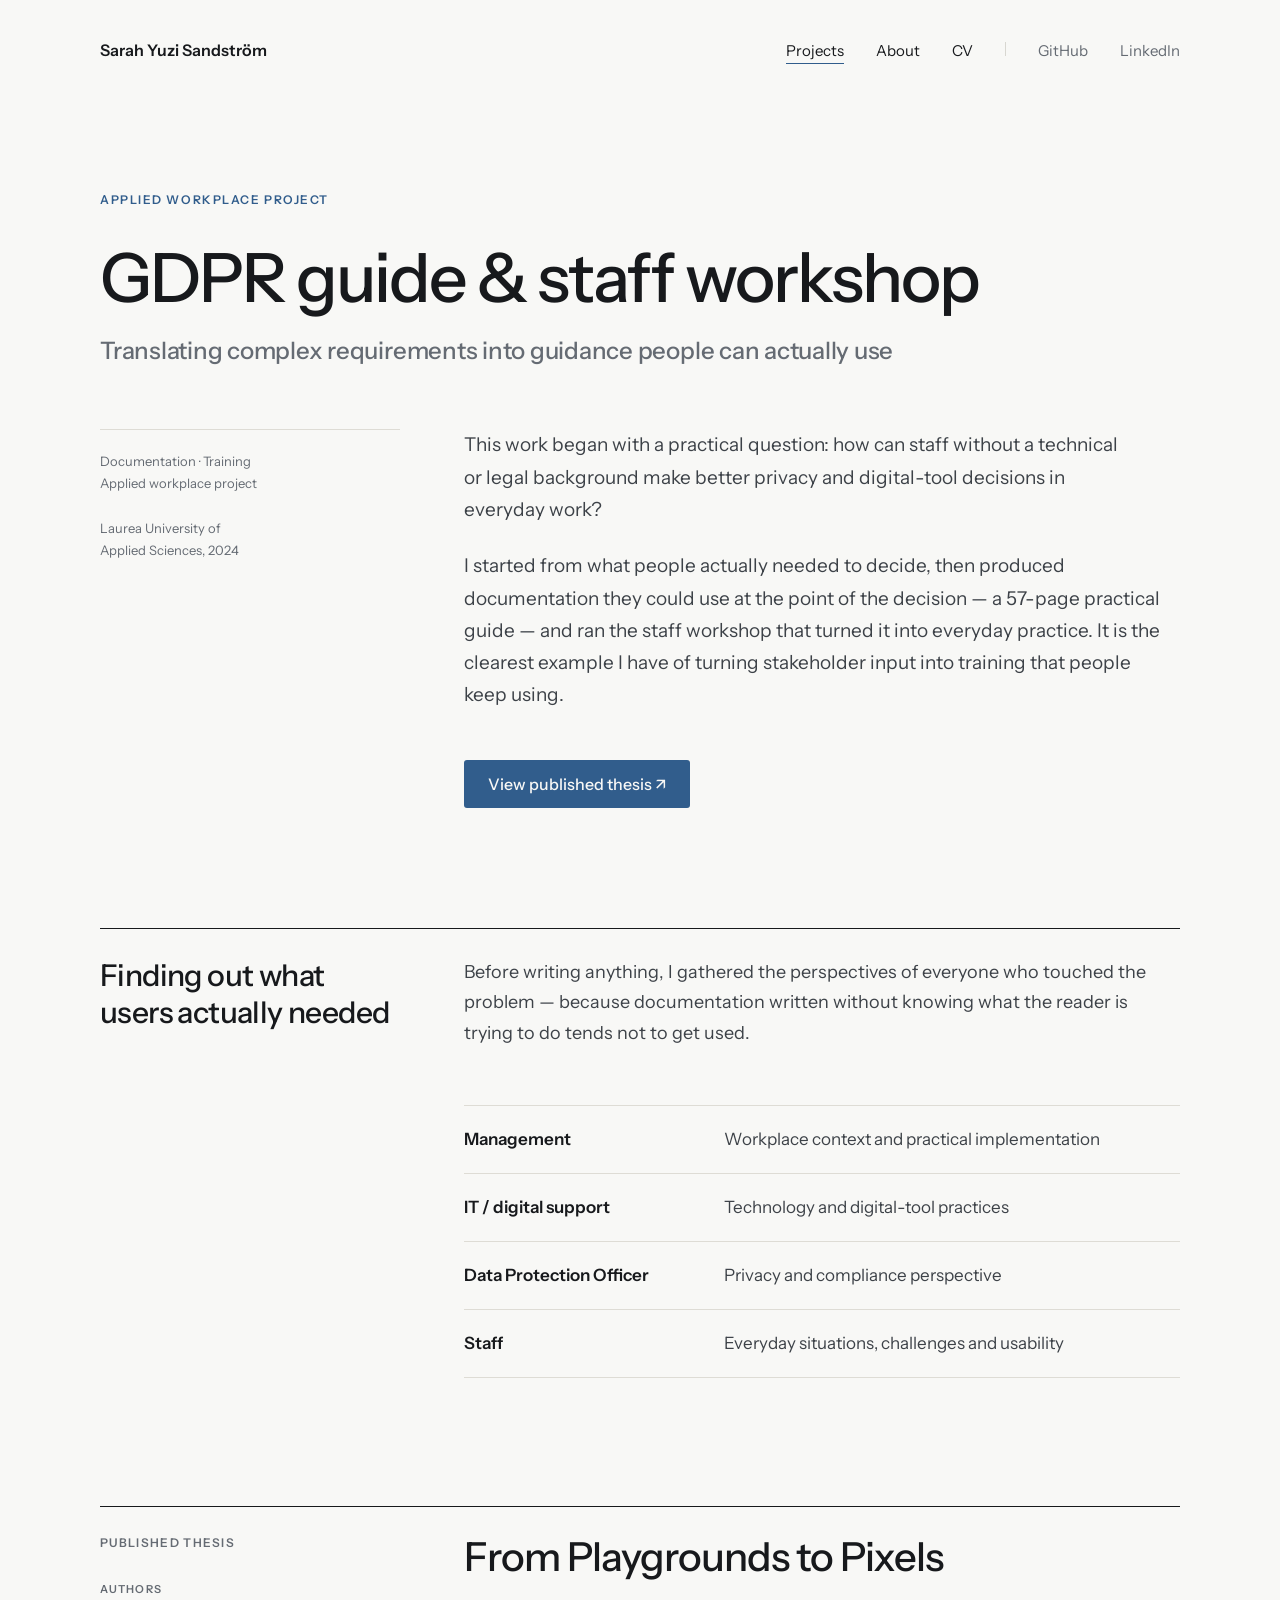
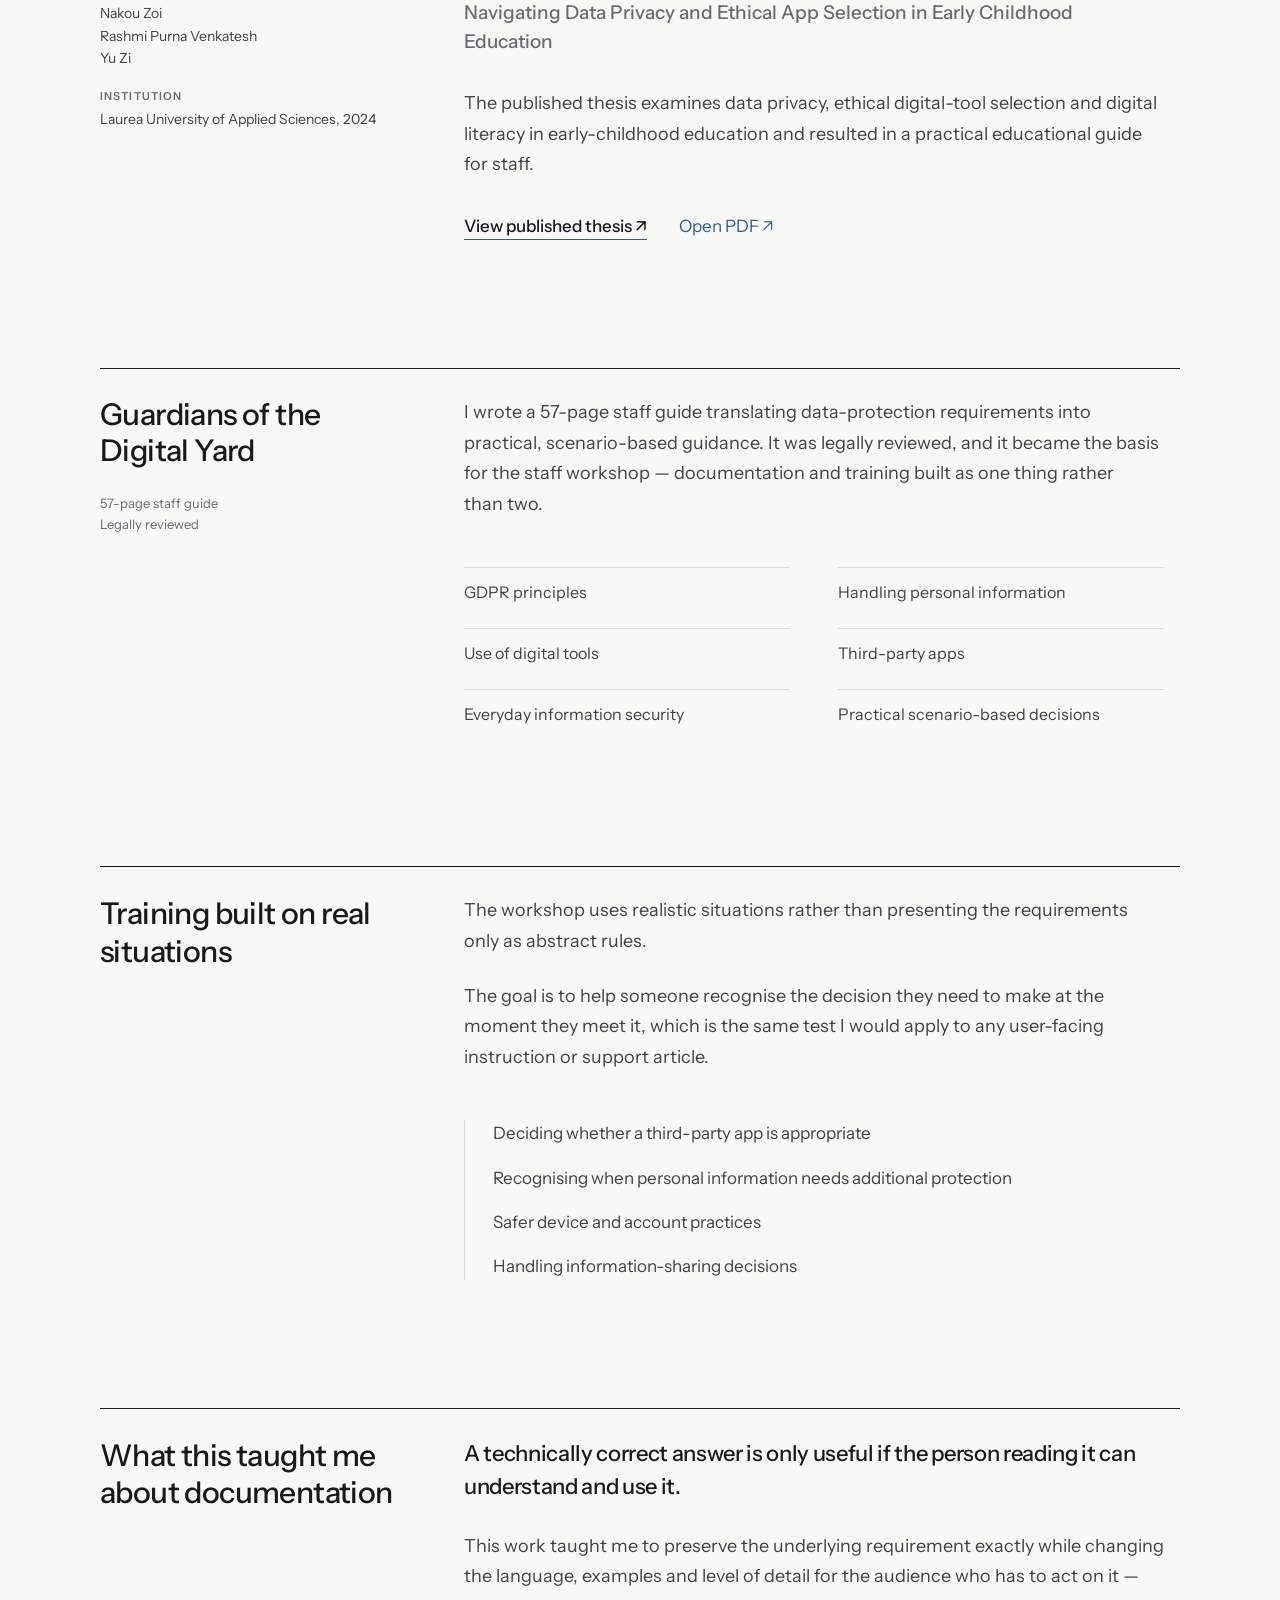
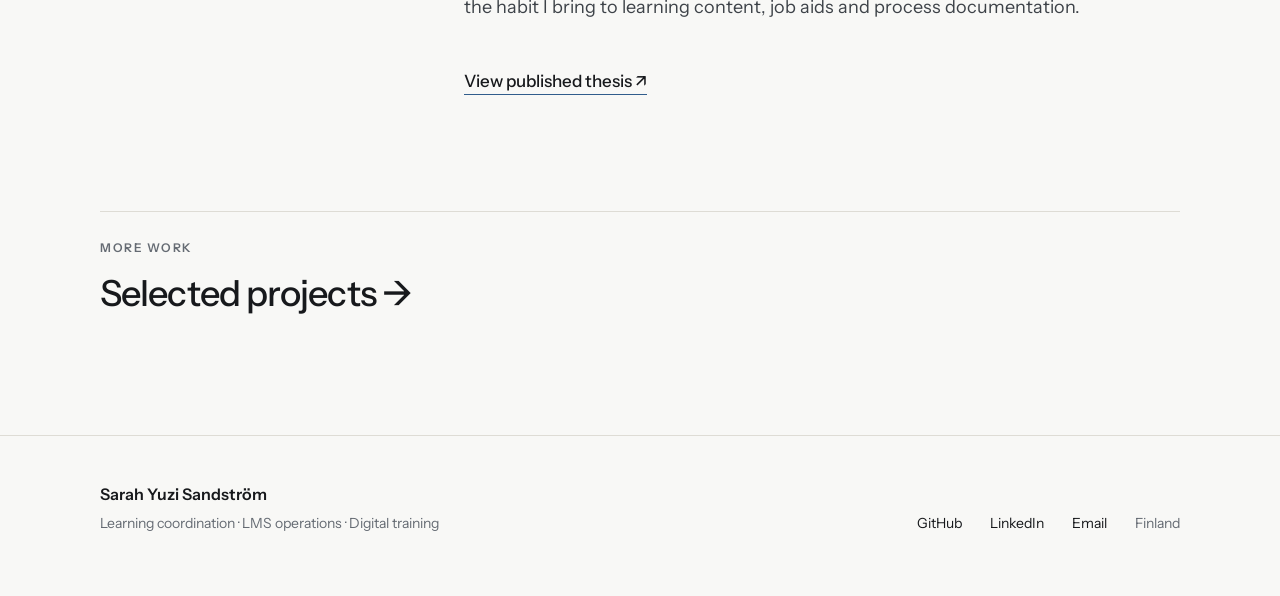
<file: projects/privacy-security-awareness/index.html>
<!DOCTYPE html>
<html lang="en">
<head>
<meta charset="utf-8">
<meta name="viewport" content="width=device-width, initial-scale=1">
<title>GDPR guide &amp; staff workshop — Sarah Yuzi Sandström</title>
<meta name="description" content="Documentation and training that translated complex GDPR requirements into usable guidance for non-specialists.">
<link rel="preconnect" href="https://fonts.googleapis.com">
<link rel="preconnect" href="https://fonts.gstatic.com" crossorigin>
<link href="https://fonts.googleapis.com/css2?family=Instrument+Sans:ital,wght@0,400..700;1,400..600&display=swap" rel="stylesheet">
<link rel="stylesheet" href="../../styles.css">
</head>
<body>
<main class="page">

<header style="max-width: 1240px; margin: 0 auto; padding: 40px 80px; display: flex; align-items: baseline; justify-content: space-between">
<a href="../../" style="font-size: 16px; font-weight: 600; color: #17191C">Sarah Yuzi Sandström</a>
<nav style="display: flex; align-items: baseline; gap: 32px; font-size: 15px">
<a href="../" style="color: #17191C; border-bottom: 1px solid #315D8C; padding-bottom: 3px">Projects</a>
<a href="../../about/" style="color: #17191C">About</a>
<a href="../../cv/" style="color: #17191C">CV</a>
<span style="width: 1px; height: 14px; background: #D8D7D1"></span>
<a href="https://github.com/yuzi2021" style="color: #656B73">GitHub</a>
<a href="https://www.linkedin.com/in/sarah-sandstr%C3%B6m-17338ab6/" style="color: #656B73">LinkedIn</a>
</nav>
</header>
<div style="max-width: 1240px; margin: 0 auto; padding: 88px 80px 120px">
<p style="margin: 0 0 36px; font-size: 12px; font-weight: 600; letter-spacing: 0.13em; text-transform: uppercase; color: #315D8C">Applied workplace project</p>
<h1 style="margin: 0; max-width: 1000px; font-size: 68px; font-weight: 500; letter-spacing: -0.03em; line-height: 1.02">GDPR guide &amp; staff workshop</h1>
<p style="margin: 24px 0 0; font-size: 24px; font-weight: 500; color: #656B73; letter-spacing: -0.01em">Translating complex requirements into guidance people can actually use</p>
<div style="margin-top: 64px; display: grid; grid-template-columns: 300px minmax(0, 1fr); gap: 64px">
<div style="border-top: 1px solid #DEDCD5; padding-top: 20px">
<p style="margin: 0; font-size: 13px; line-height: 1.7; color: #656B73">Documentation · Training<br/>Applied workplace project<br/><br/>Laurea University of<br/>Applied Sciences, 2024</p>
</div>
<div style="max-width: 720px">
<p style="margin: 0; font-size: 19px; line-height: 1.7; color: #3D4248; text-wrap: pretty">This work began with a practical question: how can staff without a technical or legal background make better privacy and digital-tool decisions in everyday work?</p>
<p style="margin: 24px 0 0; font-size: 19px; line-height: 1.7; color: #3D4248; text-wrap: pretty">I started from what people actually needed to decide, then produced documentation they could use at the point of the decision — a 57-page practical guide — and ran the staff workshop that turned it into everyday practice. It is the clearest example I have of turning stakeholder input into training that people keep using.</p>
<div style="margin-top: 48px">
<a href="https://www.theseus.fi/items/0a0d6240-02af-46a7-a733-f4bae8005e5d" style="display: inline-block; padding: 14px 24px; background: #315D8C; color: #F8F8F6; font-size: 16px; font-weight: 500; border-radius: 3px">View published thesis ↗</a>
</div>
</div>
</div>
</div>
<div style="max-width: 1240px; margin: 0 auto; padding: 0 80px 128px">
<div style="border-top: 1px solid #17191C; padding-top: 28px; display: grid; grid-template-columns: 300px minmax(0, 1fr); gap: 64px">
<h2 style="margin: 0; font-size: 30px; font-weight: 500; letter-spacing: -0.02em">Finding out what users actually needed</h2>
<div>
<p style="margin: 0; max-width: 700px; font-size: 18px; line-height: 1.7; color: #3D4248; text-wrap: pretty">Before writing anything, I gathered the perspectives of everyone who touched the problem — because documentation written without knowing what the reader is trying to do tends not to get used.</p>
<div style="margin-top: 56px; max-width: 760px">
<div style="display: grid; grid-template-columns: 220px minmax(0, 1fr); gap: 40px; align-items: baseline; padding: 20px 0; border-top: 1px solid #DEDCD5">
<p style="margin: 0; font-size: 17px; font-weight: 600">Management</p>
<p style="margin: 0; font-size: 17px; line-height: 1.6; color: #3D4248">Workplace context and practical implementation</p>
</div>
<div style="display: grid; grid-template-columns: 220px minmax(0, 1fr); gap: 40px; align-items: baseline; padding: 20px 0; border-top: 1px solid #DEDCD5">
<p style="margin: 0; font-size: 17px; font-weight: 600">IT / digital support</p>
<p style="margin: 0; font-size: 17px; line-height: 1.6; color: #3D4248">Technology and digital-tool practices</p>
</div>
<div style="display: grid; grid-template-columns: 220px minmax(0, 1fr); gap: 40px; align-items: baseline; padding: 20px 0; border-top: 1px solid #DEDCD5">
<p style="margin: 0; font-size: 17px; font-weight: 600">Data Protection Officer</p>
<p style="margin: 0; font-size: 17px; line-height: 1.6; color: #3D4248">Privacy and compliance perspective</p>
</div>
<div style="display: grid; grid-template-columns: 220px minmax(0, 1fr); gap: 40px; align-items: baseline; padding: 20px 0; border-top: 1px solid #DEDCD5; border-bottom: 1px solid #DEDCD5">
<p style="margin: 0; font-size: 17px; font-weight: 600">Staff</p>
<p style="margin: 0; font-size: 17px; line-height: 1.6; color: #3D4248">Everyday situations, challenges and usability</p>
</div>
</div>
</div>
</div>
</div>
<div style="max-width: 1240px; margin: 0 auto; padding: 0 80px 128px">
<div style="border-top: 1px solid #17191C; padding-top: 28px; display: grid; grid-template-columns: 300px minmax(0, 1fr); gap: 64px">
<div>
<p style="margin: 0; font-size: 12px; font-weight: 600; letter-spacing: 0.11em; text-transform: uppercase; color: #656B73">Published thesis</p>
<dl style="margin: 32px 0 0; display: grid; gap: 20px">
<div>
<dt style="font-size: 11px; font-weight: 600; letter-spacing: 0.1em; text-transform: uppercase; color: #656B73">Authors</dt>
<dd style="margin: 6px 0 0; font-size: 14px; line-height: 1.6; color: #3D4248">Nakou Zoi<br/>Rashmi Purna Venkatesh<br/>Yu Zi</dd>
</div>
<div>
<dt style="font-size: 11px; font-weight: 600; letter-spacing: 0.1em; text-transform: uppercase; color: #656B73">Institution</dt>
<dd style="margin: 6px 0 0; font-size: 14px; line-height: 1.5; color: #3D4248">Laurea University of Applied Sciences, 2024</dd>
</div>
</dl>
</div>
<div>
<h2 style="margin: 0; font-size: 40px; font-weight: 500; letter-spacing: -0.025em; line-height: 1.1">From Playgrounds to Pixels</h2>
<p style="margin: 20px 0 0; max-width: 700px; font-size: 19px; font-weight: 500; line-height: 1.5; color: #656B73">Navigating Data Privacy and Ethical App Selection in Early Childhood Education</p>
<p style="margin: 32px 0 0; max-width: 700px; font-size: 18px; line-height: 1.7; color: #3D4248; text-wrap: pretty">The published thesis examines data privacy, ethical digital-tool selection and digital literacy in early-childhood education and resulted in a practical educational guide for staff.</p>
<div style="margin-top: 36px; display: flex; align-items: baseline; gap: 32px">
<a href="https://www.theseus.fi/items/0a0d6240-02af-46a7-a733-f4bae8005e5d" style="font-size: 17px; font-weight: 500; color: #17191C; border-bottom: 1px solid #315D8C; padding-bottom: 3px">View published thesis ↗</a>
<a href="https://www.theseus.fi/bitstream/10024/859284/4/Venkatesh_Zi_Zoi.pdf" style="font-size: 17px; color: #315D8C">Open PDF ↗</a>
</div>
</div>
</div>
</div>
<div style="max-width: 1240px; margin: 0 auto; padding: 0 80px 128px">
<div style="border-top: 1px solid #17191C; padding-top: 28px; display: grid; grid-template-columns: 300px minmax(0, 1fr); gap: 64px">
<div>
<h2 style="margin: 0; font-size: 30px; font-weight: 500; letter-spacing: -0.02em; line-height: 1.2">Guardians of the<br/>Digital Yard</h2>
<p style="margin: 24px 0 0; font-size: 13px; line-height: 1.6; color: #656B73">57-page staff guide<br/>Legally reviewed</p>
</div>
<div>
<p style="margin: 0; max-width: 700px; font-size: 18px; line-height: 1.7; color: #3D4248; text-wrap: pretty">I wrote a 57-page staff guide translating data-protection requirements into practical, scenario-based guidance. It was legally reviewed, and it became the basis for the staff workshop — documentation and training built as one thing rather than two.</p>
<div style="margin-top: 48px; max-width: 700px; display: grid; grid-template-columns: repeat(2, minmax(0, 1fr)); gap: 12px 48px">
<p style="margin: 0; padding: 14px 0; border-top: 1px solid #DEDCD5; font-size: 16px; color: #3D4248">GDPR principles</p>
<p style="margin: 0; padding: 14px 0; border-top: 1px solid #DEDCD5; font-size: 16px; color: #3D4248">Handling personal information</p>
<p style="margin: 0; padding: 14px 0; border-top: 1px solid #DEDCD5; font-size: 16px; color: #3D4248">Use of digital tools</p>
<p style="margin: 0; padding: 14px 0; border-top: 1px solid #DEDCD5; font-size: 16px; color: #3D4248">Third-party apps</p>
<p style="margin: 0; padding: 14px 0; border-top: 1px solid #DEDCD5; font-size: 16px; color: #3D4248">Everyday information security</p>
<p style="margin: 0; padding: 14px 0; border-top: 1px solid #DEDCD5; font-size: 16px; color: #3D4248">Practical scenario-based decisions</p>
</div>
</div>
</div>
</div>
<div style="max-width: 1240px; margin: 0 auto; padding: 0 80px 128px">
<div style="border-top: 1px solid #17191C; padding-top: 28px; display: grid; grid-template-columns: 300px minmax(0, 1fr); gap: 64px">
<h2 style="margin: 0; font-size: 30px; font-weight: 500; letter-spacing: -0.02em; line-height: 1.25">Training built on real situations</h2>
<div>
<p style="margin: 0; max-width: 700px; font-size: 18px; line-height: 1.7; color: #3D4248; text-wrap: pretty">The workshop uses realistic situations rather than presenting the requirements only as abstract rules.</p>
<p style="margin: 24px 0 0; max-width: 700px; font-size: 18px; line-height: 1.7; color: #3D4248; text-wrap: pretty">The goal is to help someone recognise the decision they need to make at the moment they meet it, which is the same test I would apply to any user-facing instruction or support article.</p>
<ul style="margin: 48px 0 0; padding: 0 0 0 28px; list-style: none; max-width: 640px; border-left: 1px solid #DEDCD5; display: grid; gap: 18px; font-size: 17px; line-height: 1.55; color: #3D4248">
<li>Deciding whether a third-party app is appropriate</li>
<li>Recognising when personal information needs additional protection</li>
<li>Safer device and account practices</li>
<li>Handling information-sharing decisions</li>
</ul>
</div>
</div>
</div>
<div style="max-width: 1240px; margin: 0 auto; padding: 0 80px 120px">
<div style="border-top: 1px solid #17191C; padding-top: 28px; display: grid; grid-template-columns: 300px minmax(0, 1fr); gap: 64px">
<h2 style="margin: 0; font-size: 30px; font-weight: 500; letter-spacing: -0.02em; line-height: 1.25">What this taught me about documentation</h2>
<div>
<p style="margin: 0; max-width: 700px; font-size: 22px; font-weight: 500; line-height: 1.5; letter-spacing: -0.015em; text-wrap: pretty">A technically correct answer is only useful if the person reading it can understand and use it.</p>
<p style="margin: 28px 0 0; max-width: 700px; font-size: 18px; line-height: 1.7; color: #3D4248; text-wrap: pretty">This work taught me to preserve the underlying requirement exactly while changing the language, examples and level of detail for the audience who has to act on it — the habit I bring to learning content, job aids and process documentation.</p>
<div style="margin-top: 48px">
<a href="https://www.theseus.fi/items/0a0d6240-02af-46a7-a733-f4bae8005e5d" style="font-size: 17px; font-weight: 500; color: #17191C; border-bottom: 1px solid #315D8C; padding-bottom: 3px">View published thesis ↗</a>
</div>
</div>
</div>
</div>
<div style="max-width: 1240px; margin: 0 auto; padding: 0 80px 120px">
<a href="../" style="display: block; border-top: 1px solid #DEDCD5; padding-top: 28px">
<p style="margin: 0; font-size: 12px; font-weight: 600; letter-spacing: 0.13em; text-transform: uppercase; color: #656B73">More work</p>
<p style="margin: 16px 0 0; font-size: 36px; font-weight: 500; letter-spacing: -0.025em; color: #17191C">Selected projects →</p>
</a>
</div>
<footer style="border-top: 1px solid #DEDCD5">
<div style="max-width: 1240px; margin: 0 auto; padding: 48px 80px 64px; display: flex; align-items: flex-end; justify-content: space-between; gap: 48px">
<div>
<p style="margin: 0; font-size: 16px; font-weight: 600">Sarah Yuzi Sandström</p>
<p style="margin: 10px 0 0; font-size: 14px; color: #656B73">Learning coordination · LMS operations · Digital training</p>
</div>
<div style="display: flex; align-items: baseline; gap: 28px; font-size: 14px">
<a href="https://github.com/yuzi2021" style="color: #17191C">GitHub</a>
<a href="https://www.linkedin.com/in/sarah-sandstr%C3%B6m-17338ab6/" style="color: #17191C">LinkedIn</a>
<a href="mailto:sarahyuzisandstrom@gmail.com" style="color: #17191C">Email</a>
<span style="color: #656B73">Finland</span>
</div>
</div>
</footer>

</main>
</body>
</html>
</file>
<file: styles.css>
/* ---- base ---- */
* { box-sizing: border-box; }
html { -webkit-text-size-adjust: 100%; }
body {
  margin: 0;
  background: #F8F8F6;
  color: #17191C;
  font-family: "Instrument Sans", system-ui, -apple-system, Segoe UI, Roboto, sans-serif;
}
a { color: #315D8C; text-decoration: none; }
a:hover { color: #17191C; }
img { max-width: 100%; height: auto; }
.page { width: 100%; }

/* The extracted desktop markup centres its own content with
   max-width:1240px containers, so the page is already fluid down to
   ~1240px. Below that, the rules here fold in the mobile layout. */

/* ================= tablet / small desktop ================= */
@media (max-width: 1100px) {
  /* four-column skills grid -> two columns */
  [style*="repeat(4, minmax(0, 1fr))"] { grid-template-columns: 1fr 1fr !important; gap: 40px !important; }
}

/* ================= mobile ================= */
@media (max-width: 820px) {
  /* any "sidebar + content" grid (300px/250px/220px/200px/120px ... + 1fr) -> stack */
  [style*="px minmax(0, 1fr)"] { grid-template-columns: 1fr !important; gap: 20px !important; }
  /* two-/four-column grids -> single column */
  [style*="repeat(2, minmax(0, 1fr))"] { grid-template-columns: 1fr !important; }
  [style*="repeat(4, minmax(0, 1fr))"] { grid-template-columns: 1fr !important; gap: 32px !important; }
  [style*="minmax(0, 1.55fr)"]        { grid-template-columns: 1fr !important; gap: 24px !important; }

  /* safety net: neutralise any residual fixed artboard width */
  [style*="width: 1440px"] { width: 100% !important; }

  /* reduce the wide 80px horizontal padding on content containers */
  [style*="padding: 0 80px 128px"]  { padding: 0 24px 72px !important; }
  [style*="padding: 0 80px 120px"]  { padding: 0 24px 64px !important; }
  [style*="padding: 48px 80px 64px"]{ padding: 32px 24px 44px !important; }
  [style*="padding: 40px 80px"]     { padding: 22px 24px !important; }
  [style*="padding: 88px 80px 120px"]{ padding: 52px 24px 72px !important; }
  [style*="padding: 96px 80px 128px"]{ padding: 56px 24px 80px !important; }
  [style*="padding: 88px 80px 112px"]{ padding: 52px 24px 68px !important; }
  [style*="padding: 88px 80px 104px"]{ padding: 52px 24px 64px !important; }

  /* footer: stack name and links, let links wrap */
  footer > div { flex-direction: column !important; align-items: flex-start !important; gap: 20px !important; }
  footer > div > div:last-child { flex-wrap: wrap !important; gap: 12px 20px !important; }

  /* header/nav: let the top bar wrap instead of overflowing */
  header { flex-wrap: wrap !important; gap: 14px 20px !important; }
  header nav { flex-wrap: wrap !important; gap: 12px 18px !important; row-gap: 10px !important; }

  /* scale down oversized display type */
  [style*="font-size: 76px"], [style*="font-size: 72px"],
  [style*="font-size: 68px"], [style*="font-size: 62px"] { font-size: 34px !important; line-height: 1.12 !important; }
  [style*="font-size: 52px"], [style*="font-size: 46px"] { font-size: 30px !important; line-height: 1.14 !important; }
  [style*="font-size: 42px"], [style*="font-size: 40px"],
  [style*="font-size: 38px"] { font-size: 27px !important; line-height: 1.18 !important; }
  [style*="font-size: 36px"], [style*="font-size: 34px"] { font-size: 24px !important; line-height: 1.2 !important; }
  [style*="font-size: 32px"], [style*="font-size: 30px"] { font-size: 23px !important; line-height: 1.22 !important; }

  /* trim very large body text a touch */
  [style*="font-size: 20px"], [style*="font-size: 19px"] { font-size: 17px !important; }
}

/* ================= narrow phones ================= */
@media (max-width: 480px) {
  [style*="padding: 0 80px 128px"]  { padding: 0 18px 56px !important; }
  [style*="padding: 0 80px 120px"]  { padding: 0 18px 52px !important; }
  [style*="padding: 40px 80px"]     { padding: 18px 18px !important; }
  [style*="padding: 96px 80px 128px"]{ padding: 40px 18px 60px !important; }
  [style*="padding: 88px 80px 120px"]{ padding: 40px 18px 56px !important; }
}
</file>
